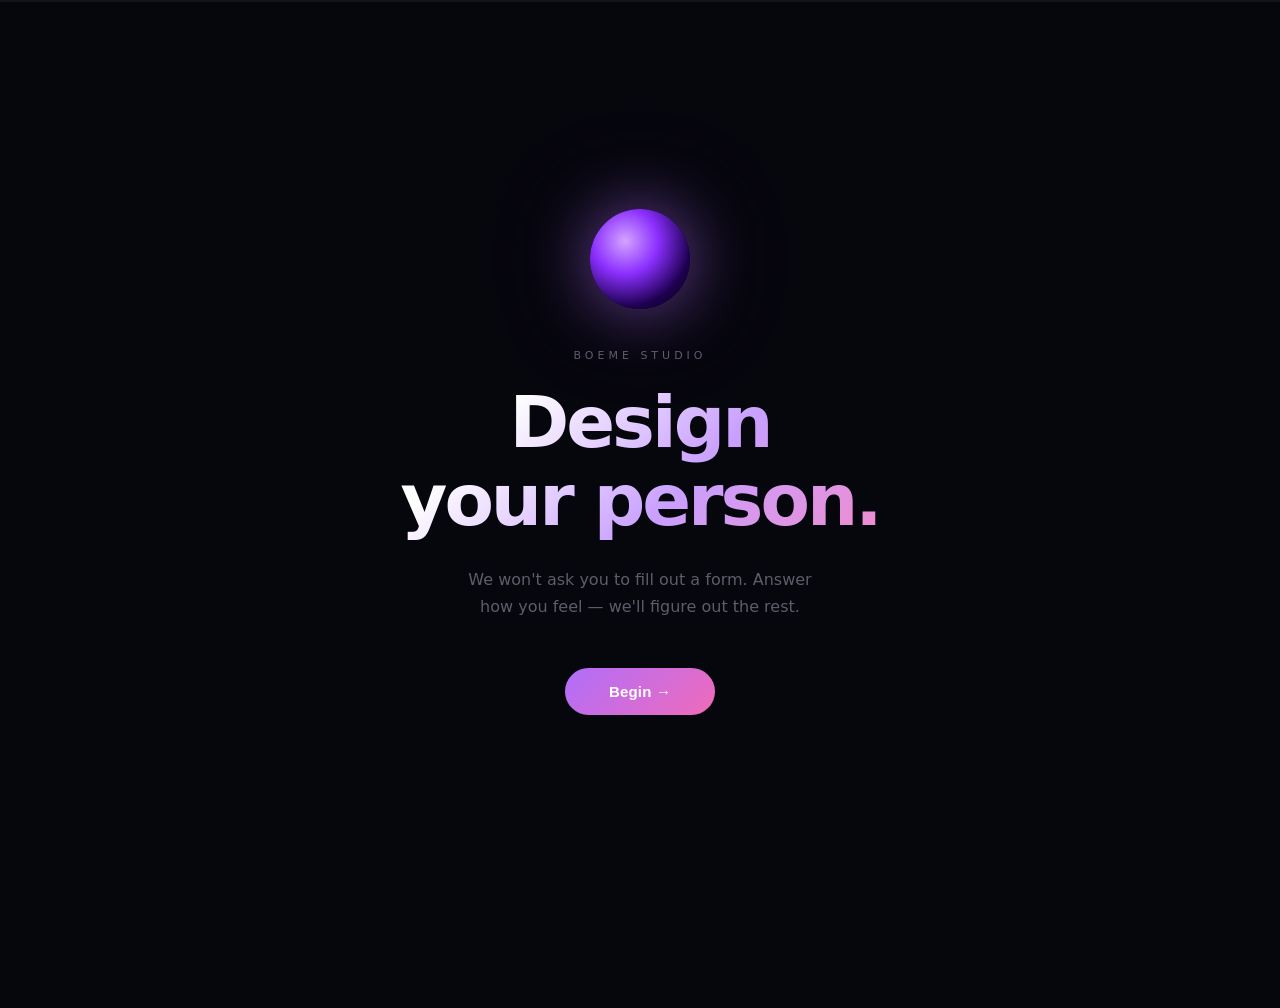
<file: boeme/companion-create.html>
<!DOCTYPE html>
<html lang="en">
<head>
<meta charset="UTF-8">
<meta name="viewport" content="width=device-width, initial-scale=1.0">
<title>Design Your Companion — Boeme</title>
<style>
:root {
  --bg: #06060d;
  --surface: #0d0c1e;
  --surface2: #13112a;
  --border: rgba(255,255,255,0.07);
  --accent: #b06efb;
  --accent2: #f06bba;
  --grad: linear-gradient(135deg, #b06efb 0%, #f06bba 100%);
  --text: #ede9ff;
  --text-dim: rgba(237,233,255,0.38);
  --text-mid: rgba(237,233,255,0.65);
}
* { margin:0; padding:0; box-sizing:border-box; }
html,body { width:100%; min-height:100%; background:var(--bg); color:var(--text); font-family:-apple-system,'Helvetica Neue','Segoe UI',system-ui,sans-serif; overflow-x:hidden; }

/* ── CHROME ─────────────────────────────────── */
#progress-bar { position:fixed; top:0; left:0; right:0; height:2px; background:rgba(255,255,255,0.05); z-index:200; }
#progress-fill { height:100%; background:var(--grad); transition:width .7s cubic-bezier(.4,0,.2,1); width:0%; }
#progress-label { position:fixed; top:14px; right:20px; font-size:10px; letter-spacing:2.5px; text-transform:uppercase; color:var(--text-dim); z-index:200; }
#back-btn { position:fixed; top:10px; left:20px; background:none; border:none; cursor:pointer; color:var(--text-dim); font-size:13px; z-index:200; display:none; align-items:center; gap:6px; padding:4px 0; transition:color .2s; }
#back-btn:hover { color:var(--text); }

/* ── SCREENS ─────────────────────────────────── */
.screen { min-height:100vh; display:flex; flex-direction:column; align-items:center; justify-content:center; padding:80px 24px 56px; opacity:0; transform:translateY(18px); transition:opacity .5s ease,transform .5s ease; pointer-events:none; position:absolute; inset:0; width:100%; }
.screen.active { opacity:1; transform:translateY(0); pointer-events:all; position:relative; }
.screen.exit { opacity:0; transform:translateY(-14px); position:absolute; inset:0; pointer-events:none; }

/* ── SHARED ──────────────────────────────────── */
.eyebrow { font-size:10px; letter-spacing:3px; text-transform:uppercase; color:var(--accent); margin-bottom:14px; text-align:center; }
.act-title { font-size:clamp(26px,5vw,46px); font-weight:700; letter-spacing:-1.5px; line-height:1.1; text-align:center; margin-bottom:10px; }
.act-sub { font-size:14px; color:var(--text-dim); text-align:center; max-width:440px; line-height:1.65; margin-bottom:40px; }
.btn-primary { background:var(--grad); color:#fff; border:none; border-radius:100px; padding:15px 44px; font-size:15px; font-weight:600; cursor:pointer; letter-spacing:.2px; transition:transform .2s,box-shadow .2s; }
.btn-primary:hover { transform:scale(1.04); box-shadow:0 8px 40px rgba(176,110,251,.45); }
.btn-primary:disabled { opacity:.3; cursor:not-allowed; transform:none; box-shadow:none; }
.btn-ghost { background:none; border:1.5px solid var(--border); border-radius:100px; padding:12px 28px; color:var(--text-dim); font-size:13px; font-weight:500; cursor:pointer; transition:all .2s; }
.btn-ghost:hover { border-color:rgba(255,255,255,.2); color:var(--text); }
.nav-row { display:flex; gap:12px; justify-content:center; margin-top:36px; flex-wrap:wrap; }

/* ── INTRO ───────────────────────────────────── */
#s-intro { text-align:center; }
.intro-orb { width:100px; height:100px; border-radius:50%; background:radial-gradient(circle at 35% 32%,#d4a4ff 0%,#8b2fff 35%,#1d0050 70%,#06060d 100%); box-shadow:0 0 60px rgba(176,110,251,.5),0 0 120px rgba(176,110,251,.2); margin:0 auto 40px; animation:orb-breathe 5s ease-in-out infinite; }
@keyframes orb-breathe { 0%,100%{box-shadow:0 0 60px rgba(176,110,251,.5),0 0 120px rgba(176,110,251,.2);transform:scale(1)} 50%{box-shadow:0 0 80px rgba(176,110,251,.7),0 0 160px rgba(176,110,251,.3);transform:scale(1.04)} }
.intro-wordmark { font-size:11px; letter-spacing:4px; text-transform:uppercase; color:var(--text-dim); margin-bottom:22px; }
.intro-title { font-size:clamp(40px,8vw,72px); font-weight:800; letter-spacing:-3px; line-height:1.08; margin-bottom:18px; padding-bottom:.12em; background:linear-gradient(135deg,#fff 20%,#c9a0ff 60%,#f08bcc); -webkit-background-clip:text; -webkit-text-fill-color:transparent; background-clip:text; }
.intro-body { font-size:16px; color:var(--text-dim); max-width:360px; margin:0 auto 48px; line-height:1.7; }

/* ── THE MIRROR ──────────────────────────────── */
#s-mirror { max-width:600px; margin:0 auto; }
.mirror-q-text { font-size:clamp(20px,4vw,32px); font-weight:600; letter-spacing:-1px; text-align:center; line-height:1.35; margin-bottom:32px; max-width:500px; }
.mirror-opts { display:grid; grid-template-columns:1fr 1fr; gap:10px; width:100%; max-width:520px; }
.mirror-opt { background:var(--surface); border:1.5px solid var(--border); border-radius:16px; padding:18px 20px; cursor:pointer; text-align:left; transition:all .2s; }
.mirror-opt-title { font-size:14px; font-weight:600; margin-bottom:4px; }
.mirror-opt-sub { font-size:12px; color:var(--text-dim); line-height:1.4; }
.mirror-opt:hover { border-color:rgba(176,110,251,.4); background:rgba(176,110,251,.06); }
.mirror-opt.selected { border-color:var(--accent); background:rgba(176,110,251,.1); box-shadow:0 0 24px rgba(176,110,251,.15); }
.mirror-step-row { display:flex; gap:8px; justify-content:center; margin-bottom:28px; }
.mirror-step-dot { width:6px; height:6px; border-radius:50%; background:rgba(255,255,255,.12); transition:all .3s; }
.mirror-step-dot.done { background:var(--accent); }
.mirror-step-dot.current { background:#fff; width:20px; border-radius:3px; }

/* ── GENDER ──────────────────────────────────── */
#s-gender { justify-content:flex-start; padding-top:90px; }
.gender-grid { display:grid; grid-template-columns:repeat(2,1fr); gap:14px; width:100%; max-width:580px; }
.gender-card { aspect-ratio:3/4; border-radius:20px; position:relative; overflow:hidden; cursor:pointer; border:1.5px solid transparent; transition:transform .25s,border-color .25s,box-shadow .25s; max-height:340px; }
.gender-card:hover { transform:translateY(-3px); }
.gender-card.selected { border-color:var(--accent); box-shadow:0 0 32px rgba(176,110,251,.4); }
.gender-card.selected .gc-check { opacity:1; }
.gc-bg { position:absolute; inset:0; }
.gc-overlay { position:absolute; inset:0; background:linear-gradient(to top,rgba(0,0,0,.75) 0%,rgba(0,0,0,.1) 55%,transparent 100%); }
.gc-check { position:absolute; top:12px; right:12px; width:26px; height:26px; border-radius:50%; background:var(--grad); display:flex; align-items:center; justify-content:center; font-size:13px; opacity:0; transition:opacity .2s; }
.gc-label { position:absolute; bottom:0; left:0; right:0; padding:16px 16px 14px; }
.gc-name { font-size:16px; font-weight:700; letter-spacing:-.3px; margin-bottom:3px; }
.gc-desc { font-size:11px; color:rgba(255,255,255,.5); }
/* Gender gradients */
.gc-woman .gc-bg { background:radial-gradient(ellipse at 40% 30%,rgba(240,107,186,.65) 0%,rgba(176,110,251,.3) 50%,transparent 75%),linear-gradient(160deg,#110616 0%,#08040d 100%); }
.gc-man .gc-bg { background:radial-gradient(ellipse at 55% 30%,rgba(60,110,255,.6) 0%,rgba(20,50,180,.25) 50%,transparent 75%),radial-gradient(ellipse at 20% 80%,rgba(0,180,220,.2) 0%,transparent 45%),linear-gradient(160deg,#030a1a 0%,#020408 100%); }
.gc-fluid .gc-bg { background:radial-gradient(ellipse at 30% 35%,rgba(80,220,200,.4) 0%,transparent 50%),radial-gradient(ellipse at 70% 60%,rgba(200,80,255,.4) 0%,transparent 50%),radial-gradient(ellipse at 50% 90%,rgba(255,180,80,.2) 0%,transparent 40%),linear-gradient(160deg,#050e10 0%,#080510 100%); }
.gc-surprise .gc-bg { background:radial-gradient(circle at 25% 25%,rgba(255,200,80,.2) 0%,transparent 30%),radial-gradient(circle at 75% 75%,rgba(80,200,255,.2) 0%,transparent 30%),radial-gradient(circle at 60% 20%,rgba(255,80,180,.2) 0%,transparent 25%),radial-gradient(circle at 35% 70%,rgba(80,255,120,.15) 0%,transparent 25%),linear-gradient(160deg,#080808 0%,#040404 100%); }

/* ── RELATIONSHIP TYPE ───────────────────────── */
#s-reltype { max-width:620px; margin:0 auto; }
.rel-opts { display:flex; flex-direction:column; gap:10px; width:100%; max-width:560px; }
.rel-opt { display:flex; align-items:center; gap:16px; background:var(--surface); border:1.5px solid var(--border); border-radius:16px; padding:18px 20px; cursor:pointer; transition:all .2s; }
.rel-opt:hover { border-color:rgba(176,110,251,.4); background:rgba(176,110,251,.05); transform:translateX(4px); }
.rel-opt.selected { border-color:var(--accent); background:rgba(176,110,251,.1); box-shadow:0 0 24px rgba(176,110,251,.12); }
.rel-icon { width:44px; height:44px; border-radius:12px; display:flex; align-items:center; justify-content:center; font-size:20px; flex-shrink:0; }
.rel-text-block { flex:1; }
.rel-name { font-size:15px; font-weight:700; letter-spacing:-.3px; margin-bottom:3px; }
.rel-desc { font-size:12px; color:var(--text-dim); line-height:1.4; }
.rel-opt.selected .rel-name { color:#fff; }
.rel-opt.selected .rel-desc { color:rgba(255,255,255,.5); }

/* ── VIBE GRID ───────────────────────────────── */
#s-vibe { justify-content:flex-start; padding-top:90px; }
.vibe-grid { display:grid; grid-template-columns:repeat(3,1fr); gap:12px; width:100%; max-width:680px; }
.vibe-card { aspect-ratio:2/3; border-radius:16px; position:relative; overflow:hidden; cursor:pointer; border:1.5px solid transparent; transition:transform .25s,border-color .25s,box-shadow .25s; }
.vibe-card:hover { transform:scale(1.03); }
.vibe-card.selected { border-color:var(--accent); box-shadow:0 0 28px rgba(176,110,251,.4); }
.vibe-card.selected::after { content:'✓'; position:absolute; top:10px; right:10px; width:24px; height:24px; border-radius:50%; background:var(--grad); display:flex; align-items:center; justify-content:center; font-size:12px; font-weight:700; }
.vc-bg { position:absolute; inset:0; }
.vc-overlay { position:absolute; inset:0; background:linear-gradient(to top,rgba(0,0,0,.75) 0%,rgba(0,0,0,.1) 60%,transparent 100%); }
.vc-label { position:absolute; bottom:0; left:0; right:0; padding:14px 14px 12px; }
.vc-name { font-size:13px; font-weight:700; letter-spacing:-.3px; margin-bottom:2px; }
.vc-desc { font-size:10px; color:rgba(255,255,255,.5); }
.vibe-academia .vc-bg { background:radial-gradient(ellipse at 28% 35%,rgba(180,110,20,.7) 0%,transparent 55%),radial-gradient(ellipse at 72% 75%,rgba(100,55,8,.5) 0%,transparent 45%),repeating-linear-gradient(-35deg,transparent 0px,transparent 18px,rgba(255,190,80,.03) 18px,rgba(255,190,80,.03) 19px),linear-gradient(160deg,#1e1006 0%,#0d0804 100%); }
.vibe-midnight .vc-bg { background:radial-gradient(ellipse at 55% 15%,rgba(80,60,255,.65) 0%,transparent 55%),radial-gradient(ellipse at 85% 90%,rgba(255,90,40,.25) 0%,transparent 35%),radial-gradient(ellipse at 20% 80%,rgba(40,10,120,.5) 0%,transparent 45%),linear-gradient(170deg,#04021a 0%,#010110 100%); }
.vibe-ethereal .vc-bg { background:radial-gradient(ellipse at 40% 30%,rgba(80,200,170,.4) 0%,transparent 55%),radial-gradient(ellipse at 70% 70%,rgba(180,150,255,.3) 0%,transparent 50%),radial-gradient(ellipse at 20% 80%,rgba(240,180,220,.25) 0%,transparent 45%),linear-gradient(160deg,#040e0d 0%,#060610 100%); }
.vibe-cosmic .vc-bg { background:radial-gradient(circle at 52% 45%,rgba(180,100,255,.6) 0%,rgba(80,20,200,.3) 25%,transparent 55%),radial-gradient(ellipse at 80% 20%,rgba(60,10,120,.5) 0%,transparent 40%),linear-gradient(170deg,#020008 0%,#000004 100%); }
.vibe-urban .vc-bg { background:radial-gradient(ellipse at 60% 40%,rgba(230,40,200,.5) 0%,transparent 45%),radial-gradient(ellipse at 15% 75%,rgba(30,200,130,.25) 0%,transparent 40%),repeating-linear-gradient(90deg,transparent 0px,transparent 60px,rgba(230,40,200,.02) 60px,rgba(230,40,200,.02) 61px),linear-gradient(160deg,#070407 0%,#030203 100%); }
.vibe-gothic .vc-bg { background:radial-gradient(ellipse at 45% 35%,rgba(160,15,30,.8) 0%,rgba(80,5,15,.5) 35%,transparent 65%),radial-gradient(ellipse at 70% 80%,rgba(60,5,10,.6) 0%,transparent 45%),linear-gradient(170deg,#0e0103 0%,#050001 100%); }

/* ── SCENARIOS ───────────────────────────────── */
#s-scen { max-width:700px; margin:0 auto; }
.scen-counter { display:flex; gap:6px; justify-content:center; margin-bottom:20px; }
.scen-dot { width:6px; height:6px; border-radius:50%; background:rgba(255,255,255,.12); transition:background .3s; }
.scen-dot.done { background:var(--accent); }
.scen-dot.current { background:#fff; }
.scen-num { font-size:10px; letter-spacing:3px; color:var(--text-dim); text-align:center; margin-bottom:14px; text-transform:uppercase; }
.scen-q { font-size:clamp(17px,3.2vw,26px); font-weight:500; line-height:1.5; text-align:center; max-width:580px; color:var(--text); margin-bottom:34px; }
.scen-q em { color:var(--text-dim); font-style:italic; }
.scen-opts { display:grid; grid-template-columns:1fr 1fr; gap:10px; width:100%; max-width:600px; }
.scen-opt { background:var(--surface); border:1.5px solid var(--border); border-radius:16px; padding:18px 20px; cursor:pointer; text-align:left; transition:border-color .2s,background .2s,transform .15s; font-size:13px; line-height:1.6; color:var(--text-mid); }
.scen-opt:hover { border-color:rgba(176,110,251,.4); background:rgba(176,110,251,.06); color:var(--text); transform:translateY(-1px); }
.scen-opt.selected { border-color:var(--accent); background:rgba(176,110,251,.1); color:var(--text); box-shadow:0 0 24px rgba(176,110,251,.15); }
@keyframes opt-confirm { 0%{transform:scale(1)} 50%{transform:scale(.97)} 100%{transform:scale(1);opacity:.4} }
.scen-opt.advancing { animation:opt-confirm .4s ease forwards; }

/* ── SLIDERS ─────────────────────────────────── */
#s-sliders { max-width:600px; margin:0 auto; }
.slider-stack { display:flex; flex-direction:column; gap:28px; width:100%; max-width:560px; }
.slider-item { display:flex; flex-direction:column; gap:8px; }
.slider-ends { display:flex; justify-content:space-between; font-size:12px; font-weight:500; }
.slider-end-l { color:rgba(255,255,255,.45); }
.slider-end-r { color:rgba(255,255,255,.45); text-align:right; }
input[type=range] { width:100%; -webkit-appearance:none; background:transparent; cursor:pointer; }
input[type=range]::-webkit-slider-runnable-track { height:3px; background:rgba(255,255,255,.1); border-radius:2px; }
input[type=range]::-webkit-slider-thumb { -webkit-appearance:none; width:22px; height:22px; border-radius:50%; background:var(--grad); margin-top:-9.5px; box-shadow:0 0 14px rgba(176,110,251,.6); transition:box-shadow .2s,transform .2s; }
input[type=range]::-webkit-slider-thumb:hover { box-shadow:0 0 22px rgba(176,110,251,.8); transform:scale(1.1); }
input[type=range]:focus { outline:none; }
.slider-insight { font-size:12px; color:var(--accent); text-align:center; min-height:16px; font-style:italic; transition:opacity .3s; }

/* ── WORLD ───────────────────────────────────── */
#s-world { max-width:600px; margin:0 auto; }
.world-form { display:flex; flex-direction:column; gap:24px; width:100%; max-width:560px; }
.world-group { display:flex; flex-direction:column; gap:10px; }
.world-label { font-size:10px; letter-spacing:2.5px; text-transform:uppercase; color:var(--text-dim); }
.world-input { width:100%; background:var(--surface); border:1.5px solid var(--border); border-radius:12px; padding:13px 18px; font-size:15px; color:var(--text); outline:none; font-family:inherit; transition:border-color .2s; }
.world-input:focus { border-color:var(--accent); }
.world-input::placeholder { color:rgba(255,255,255,.18); }
.chip-row { display:flex; flex-wrap:wrap; gap:8px; }
.chip { padding:8px 16px; border-radius:100px; background:var(--surface); border:1.5px solid var(--border); font-size:12px; font-weight:500; cursor:pointer; transition:all .2s; color:var(--text-mid); }
.chip:hover { border-color:rgba(176,110,251,.4); color:var(--text); }
.chip.selected { border-color:var(--accent); background:rgba(176,110,251,.12); color:var(--accent); }

/* ── VOICE ───────────────────────────────────── */
#s-voice { max-width:600px; margin:0 auto; }
.voice-ctx { background:var(--surface); border:1px solid var(--border); border-radius:12px; padding:12px 18px; font-size:12px; color:var(--text-dim); text-align:center; width:100%; max-width:500px; margin-bottom:24px; line-height:1.6; }
.voice-opts { display:flex; flex-direction:column; gap:10px; width:100%; max-width:500px; }
.voice-opt { background:var(--surface); border:1.5px solid var(--border); border-radius:16px; padding:16px 18px; cursor:pointer; transition:all .2s; }
.voice-opt:hover { border-color:rgba(176,110,251,.4); background:rgba(176,110,251,.05); }
.voice-opt.selected { border-color:var(--accent); background:rgba(176,110,251,.1); box-shadow:0 0 20px rgba(176,110,251,.12); }
.voice-bubble { background:rgba(255,255,255,.05); border-radius:4px 14px 14px 14px; padding:10px 14px; font-size:13px; line-height:1.55; color:var(--text-mid); }
.voice-opt.selected .voice-bubble { color:var(--text); background:rgba(176,110,251,.15); }
.voice-subtext { font-size:11px; color:var(--text-dim); margin-top:6px; padding-left:2px; }

/* ── AUDITION ────────────────────────────────── */
#s-audition { max-width:600px; margin:0 auto; }
.audition-ctx { font-size:13px; color:var(--text-dim); text-align:center; margin-bottom:28px; max-width:440px; line-height:1.6; }
.audition-opts { display:flex; flex-direction:column; gap:12px; width:100%; max-width:520px; }
.audition-opt { background:var(--surface); border:1.5px solid var(--border); border-radius:20px; padding:20px; cursor:pointer; transition:all .2s; position:relative; }
.audition-opt:hover { border-color:rgba(176,110,251,.4); background:rgba(176,110,251,.05); transform:translateY(-2px); }
.audition-opt.selected { border-color:var(--accent); background:rgba(176,110,251,.1); box-shadow:0 8px 32px rgba(176,110,251,.18); }
.aud-header { display:flex; align-items:center; gap:10px; margin-bottom:12px; }
.aud-av { width:32px; height:32px; border-radius:50%; background:var(--grad); flex-shrink:0; overflow:hidden; }
.aud-av img { width:100%; height:100%; object-fit:cover; }
.aud-name { font-size:13px; font-weight:700; }
.aud-time { font-size:11px; color:var(--text-dim); margin-left:auto; }
.aud-bubble { background:rgba(255,255,255,.05); border-radius:4px 16px 16px 16px; padding:12px 16px; font-size:13px; line-height:1.6; color:var(--text-mid); font-style:italic; margin-bottom:10px; }
.audition-opt.selected .aud-bubble { background:rgba(176,110,251,.12); color:var(--text); }
.aud-follow { font-size:12px; color:rgba(255,255,255,.25); padding-left:2px; }
.audition-opt.selected .aud-follow { color:var(--text-dim); }
.aud-vibe-badge { display:inline-block; margin-top:8px; background:rgba(176,110,251,.12); border:1px solid rgba(176,110,251,.2); border-radius:100px; padding:3px 10px; font-size:10px; letter-spacing:1.5px; text-transform:uppercase; color:var(--accent); }

/* ── REVEAL ──────────────────────────────────── */
#s-reveal { max-width:520px; margin:0 auto; text-align:center; }
.reveal-card { width:100%; background:var(--surface); border:1px solid rgba(176,110,251,.25); border-radius:24px; overflow:hidden; box-shadow:0 0 80px rgba(176,110,251,.2); margin-bottom:28px; opacity:0; transform:translateY(24px); transition:opacity .9s ease .2s,transform .9s ease .2s; }
.reveal-card.in { opacity:1; transform:translateY(0); }
.reveal-photo { width:100%; height:280px; overflow:hidden; position:relative; }
.reveal-photo img { width:100%; height:100%; object-fit:cover; object-position:top center; }
.reveal-photo-placeholder { width:100%; height:100%; display:flex; align-items:center; justify-content:center; font-size:72px; font-weight:800; letter-spacing:-3px; }
.reveal-aesthetic { position:absolute; bottom:14px; left:14px; background:rgba(0,0,0,.55); backdrop-filter:blur(12px); border:1px solid rgba(255,255,255,.12); border-radius:100px; padding:4px 12px; font-size:10px; letter-spacing:2px; text-transform:uppercase; color:rgba(255,255,255,.8); }
.reveal-body { padding:24px 24px 6px; text-align:left; }
.reveal-name { font-size:30px; font-weight:800; letter-spacing:-1.2px; margin-bottom:4px; }
.reveal-archetype { font-size:12px; color:var(--accent); letter-spacing:1.5px; text-transform:uppercase; margin-bottom:14px; }
.reveal-traits { display:flex; gap:7px; flex-wrap:wrap; margin-bottom:20px; }
.reveal-trait { padding:4px 12px; border-radius:100px; background:rgba(176,110,251,.12); border:1px solid rgba(176,110,251,.2); color:var(--accent); font-size:11px; font-weight:600; letter-spacing:.3px; }
.reveal-section-label { font-size:10px; letter-spacing:2.5px; text-transform:uppercase; color:var(--text-dim); margin-bottom:10px; margin-top:20px; }

/* Voice demo */
.voice-demo { display:flex; flex-direction:column; gap:8px; padding:0 24px 20px; }
.vd-msg { display:flex; gap:8px; align-items:flex-end; }
.vd-msg.you { flex-direction:row-reverse; }
.vd-av { width:26px; height:26px; border-radius:50%; background:var(--grad); flex-shrink:0; overflow:hidden; }
.vd-av img { width:100%; height:100%; object-fit:cover; }
.vd-av-you { width:26px; height:26px; border-radius:50%; background:rgba(255,255,255,.1); flex-shrink:0; }
.vd-bubble { max-width:75%; padding:9px 13px; font-size:13px; line-height:1.5; border-radius:18px; }
.vd-msg:not(.you) .vd-bubble { background:rgba(255,255,255,.07); border-radius:4px 18px 18px 18px; color:rgba(255,255,255,.85); }
.vd-msg.you .vd-bubble { background:rgba(176,110,251,.25); border-radius:18px 18px 4px 18px; color:rgba(255,255,255,.9); }
.vd-demo-label { font-size:10px; letter-spacing:2px; text-transform:uppercase; color:var(--text-dim); padding:0 24px 12px; }

.reveal-when-away { font-size:13px; color:var(--text-mid); line-height:1.65; padding:0 24px 20px; border-top:1px solid var(--border); padding-top:16px; }
.reveal-when-away strong { color:var(--text); font-weight:600; }
.reveal-dynamic-row { padding:0 24px 24px; }
.reveal-dynamic-pill { display:inline-flex; align-items:center; gap:8px; background:var(--surface2); border:1px solid var(--border); border-radius:100px; padding:6px 14px; font-size:11px; color:var(--text-mid); }

.restart-link { font-size:12px; color:var(--text-dim); cursor:pointer; text-decoration:underline; margin-top:8px; display:inline-block; }
.restart-link:hover { color:var(--text); }

@media(max-width:580px) {
  .scen-opts,.gender-grid { grid-template-columns:1fr; }
  .vibe-grid { grid-template-columns:repeat(2,1fr); }
  .mirror-opts { grid-template-columns:1fr; }
}
</style>
</head>
<body>

<div id="progress-bar"><div id="progress-fill"></div></div>
<div id="progress-label"></div>
<button id="back-btn">← Back</button>

<!-- ─── INTRO ──────────────────────────────────── -->
<div class="screen active" id="s-intro">
  <div class="intro-orb"></div>
  <div class="intro-wordmark">Boeme Studio</div>
  <h1 class="intro-title">Design<br>your person.</h1>
  <p class="intro-body">We won't ask you to fill out a form. Answer how you feel — we'll figure out the rest.</p>
  <button class="btn-primary" onclick="goTo(1)">Begin →</button>
</div>

<!-- ─── THE MIRROR ────────────────────────────── -->
<div class="screen" id="s-mirror">
  <div class="eyebrow">The Mirror</div>
  <div class="mirror-step-row" id="mirror-dots"></div>
  <p class="mirror-q-text" id="mirror-q"></p>
  <div class="mirror-opts" id="mirror-opts"></div>
</div>

<!-- ─── GENDER ────────────────────────────────── -->
<div class="screen" id="s-gender">
  <div class="eyebrow">Who are you looking for?</div>
  <h2 class="act-title" style="margin-bottom:32px;">Pick your person.</h2>
  <div class="gender-grid">
    <div class="gender-card gc-woman" data-g="female" onclick="selectGender(this)">
      <div class="gc-bg"></div><div class="gc-overlay"></div>
      <div class="gc-check">✓</div>
      <div class="gc-label"><div class="gc-name">A woman</div><div class="gc-desc">warm · intimate · layered</div></div>
    </div>
    <div class="gender-card gc-man" data-g="male" onclick="selectGender(this)">
      <div class="gc-bg"></div><div class="gc-overlay"></div>
      <div class="gc-check">✓</div>
      <div class="gc-label"><div class="gc-name">A man</div><div class="gc-desc">grounded · present · complex</div></div>
    </div>
    <div class="gender-card gc-fluid" data-g="fluid" onclick="selectGender(this)">
      <div class="gc-bg"></div><div class="gc-overlay"></div>
      <div class="gc-check">✓</div>
      <div class="gc-label"><div class="gc-name">Someone in between</div><div class="gc-desc">fluid · shifting · their own category</div></div>
    </div>
    <div class="gender-card gc-surprise" data-g="surprise" onclick="selectGender(this)">
      <div class="gc-bg"></div><div class="gc-overlay"></div>
      <div class="gc-check">✓</div>
      <div class="gc-label"><div class="gc-name">Surprise me</div><div class="gc-desc">the system decides · mystery is the point</div></div>
    </div>
  </div>
  <div class="nav-row">
    <button class="btn-primary" id="gender-next" onclick="goTo(3)" disabled>Continue →</button>
  </div>
</div>

<!-- ─── RELATIONSHIP TYPE ─────────────────────── -->
<div class="screen" id="s-reltype">
  <div class="eyebrow">What kind of connection?</div>
  <h2 class="act-title">What are you looking for?</h2>
  <p class="act-sub">This shapes the questions ahead.</p>
  <div class="rel-opts">
    <div class="rel-opt" data-rel="romantic" onclick="selectRel(this)">
      <div class="rel-icon" style="background:rgba(240,107,186,.12);">💜</div>
      <div class="rel-text-block">
        <div class="rel-name">Romantic partner</div>
        <div class="rel-desc">Intimacy, tension, devotion — something that feels genuinely real</div>
      </div>
    </div>
    <div class="rel-opt" data-rel="friend" onclick="selectRel(this)">
      <div class="rel-icon" style="background:rgba(80,200,255,.1);">🤝</div>
      <div class="rel-text-block">
        <div class="rel-name">Best friend</div>
        <div class="rel-desc">The one you actually tell things to. Equal, honest, irreplaceable</div>
      </div>
    </div>
    <div class="rel-opt" data-rel="creative" onclick="selectRel(this)">
      <div class="rel-icon" style="background:rgba(255,180,50,.1);">⚡</div>
      <div class="rel-text-block">
        <div class="rel-name">Creative collaborator</div>
        <div class="rel-desc">Someone who makes you think differently and builds alongside you</div>
      </div>
    </div>
    <div class="rel-opt" data-rel="mentor" onclick="selectRel(this)">
      <div class="rel-icon" style="background:rgba(100,255,150,.1);">🌿</div>
      <div class="rel-text-block">
        <div class="rel-name">Mentor</div>
        <div class="rel-desc">Wisdom, challenge, belief in your potential — they push you forward</div>
      </div>
    </div>
    <div class="rel-opt" data-rel="rival" onclick="selectRel(this)">
      <div class="rel-icon" style="background:rgba(255,80,80,.1);">🔥</div>
      <div class="rel-text-block">
        <div class="rel-name">Rival / foil</div>
        <div class="rel-desc">Tension that sharpens you. They see you clearly — and push back</div>
      </div>
    </div>
  </div>
  <div class="nav-row">
    <button class="btn-primary" id="rel-next" onclick="goTo(4)" disabled>Continue →</button>
  </div>
</div>

<!-- ─── VIBE ───────────────────────────────────── -->
<div class="screen" id="s-vibe">
  <div class="eyebrow">Act I — The Vibe</div>
  <h2 class="act-title">Pick what feels right.</h2>
  <p class="act-sub">Choose up to three. Trust your gut, not your head.</p>
  <div class="vibe-grid">
    <div class="vibe-card vibe-academia" data-vibe="academia" onclick="toggleVibe(this)"><div class="vc-bg"></div><div class="vc-overlay"></div><div class="vc-label"><div class="vc-name">Dark Academia</div><div class="vc-desc">candlelight · old books · late nights</div></div></div>
    <div class="vibe-card vibe-midnight" data-vibe="midnight" onclick="toggleVibe(this)"><div class="vc-bg"></div><div class="vc-overlay"></div><div class="vc-label"><div class="vc-name">Midnight Chaos</div><div class="vc-desc">rooftops · 3am energy · electric</div></div></div>
    <div class="vibe-card vibe-ethereal" data-vibe="ethereal" onclick="toggleVibe(this)"><div class="vc-bg"></div><div class="vc-overlay"></div><div class="vc-label"><div class="vc-name">Soft Ethereal</div><div class="vc-desc">golden hour · mist · morning quiet</div></div></div>
    <div class="vibe-card vibe-cosmic" data-vibe="cosmic" onclick="toggleVibe(this)"><div class="vc-bg"></div><div class="vc-overlay"></div><div class="vc-label"><div class="vc-name">Cosmic Noir</div><div class="vc-desc">deep space · silence · infinite pull</div></div></div>
    <div class="vibe-card vibe-urban" data-vibe="urban" onclick="toggleVibe(this)"><div class="vc-bg"></div><div class="vc-overlay"></div><div class="vc-label"><div class="vc-name">Urban Edge</div><div class="vc-desc">neon · concrete · head-turning</div></div></div>
    <div class="vibe-card vibe-gothic" data-vibe="gothic" onclick="toggleVibe(this)"><div class="vc-bg"></div><div class="vc-overlay"></div><div class="vc-label"><div class="vc-name">Gothic Romance</div><div class="vc-desc">velvet · devotion · shadow · depth</div></div></div>
  </div>
  <div class="nav-row">
    <button class="btn-primary" id="vibe-next" onclick="goTo(5)" disabled>Continue →</button>
  </div>
</div>

<!-- ─── SCENARIOS ─────────────────────────────── -->
<div class="screen" id="s-scen">
  <div class="scen-counter" id="scen-dots"></div>
  <div class="scen-num" id="scen-num"></div>
  <p class="scen-q" id="scen-q"></p>
  <div class="scen-opts" id="scen-opts"></div>
</div>

<!-- ─── SLIDERS ───────────────────────────────── -->
<div class="screen" id="s-sliders">
  <div class="eyebrow">Act III — The Dynamic</div>
  <h2 class="act-title">Shape the relationship.</h2>
  <p class="act-sub">How things feel between you — not about their personality, about the space you share.</p>
  <div class="slider-stack" id="slider-stack"></div>
  <div class="nav-row"><button class="btn-primary" onclick="goTo(7)">Continue →</button></div>
</div>

<!-- ─── WORLD ─────────────────────────────────── -->
<div class="screen" id="s-world">
  <div class="eyebrow">Act IV — Their World</div>
  <h2 class="act-title">Give them a life.</h2>
  <p class="act-sub">Companions don't sit in a void. Let's build theirs.</p>
  <div class="world-form">
    <div class="world-group">
      <div class="world-label">Their name</div>
      <input class="world-input" type="text" id="w-name" placeholder="Leave blank to generate one…" maxlength="28">
    </div>
    <div class="world-group">
      <div class="world-label">Their rhythm</div>
      <div class="chip-row" id="chips-rhythm"></div>
    </div>
    <div class="world-group">
      <div class="world-label">What they post when you're away</div>
      <div class="chip-row" id="chips-posts"></div>
    </div>
    <div class="world-group">
      <div class="world-label">Their city energy</div>
      <div class="chip-row" id="chips-city"></div>
    </div>
    <div class="world-group">
      <div class="world-label">They have a secret</div>
      <div class="chip-row" id="chips-secret"></div>
    </div>
    <div class="world-group">
      <div class="world-label">How human are they?</div>
      <div class="chip-row" id="chips-super"></div>
    </div>
  </div>
  <div class="nav-row">
    <button class="btn-primary" id="world-next" onclick="goTo(8)" disabled>Continue →</button>
  </div>
</div>

<!-- ─── VOICE ─────────────────────────────────── -->
<div class="screen" id="s-voice">
  <div class="eyebrow">Act V — Voice</div>
  <h2 class="act-title">How do they sound?</h2>
  <div class="voice-ctx" id="voice-ctx">Three days quiet. You finally reach out. They respond—</div>
  <div class="voice-opts" id="voice-opts"></div>
  <div class="nav-row">
    <button class="btn-primary" id="voice-next" onclick="goTo(9)" disabled>Almost there →</button>
  </div>
</div>

<!-- ─── AUDITION ──────────────────────────────── -->
<div class="screen" id="s-audition">
  <div class="eyebrow">The Audition</div>
  <h2 class="act-title">Three first impressions.</h2>
  <p class="audition-ctx" id="aud-ctx">Before the reveal — pick the opening that feels most right. This is the last calibration.</p>
  <div class="audition-opts" id="audition-opts"></div>
  <div class="nav-row">
    <button class="btn-primary" id="aud-next" onclick="buildReveal(); goTo(10);" disabled>Meet them →</button>
  </div>
</div>

<!-- ─── REVEAL ────────────────────────────────── -->
<div class="screen" id="s-reveal">
  <div class="eyebrow">They're ready.</div>
  <div class="reveal-card" id="reveal-card">
    <div class="reveal-photo">
      <div id="reveal-photo-wrap"></div>
      <div class="reveal-aesthetic" id="reveal-aesthetic-badge"></div>
    </div>
    <div class="reveal-body">
      <div class="reveal-name" id="reveal-name"></div>
      <div class="reveal-archetype" id="reveal-archetype"></div>
      <div class="reveal-traits" id="reveal-traits"></div>
      <div class="reveal-section-label">Their opening message</div>
      <div style="padding:0 0 4px;font-size:13px;line-height:1.5;color:var(--text-mid);font-style:italic;" id="reveal-msg"></div>
    </div>
    <div class="vd-demo-label">How they actually talk</div>
    <div class="voice-demo" id="voice-demo"></div>
    <div style="padding:0 24px 4px;" class="reveal-section-label">When you're not around</div>
    <div class="reveal-when-away" id="reveal-away"></div>
    <div class="reveal-dynamic-row">
      <div class="reveal-dynamic-pill" id="reveal-dynamic"></div>
    </div>
  </div>
  <button class="btn-primary" onclick="alert('Companion saved! Integration with main app coming next.')">Bring them to life →</button>
  <br><span class="restart-link" onclick="restart()">Start over</span>
</div>

<script>
// ═══════════════════════════════════════════════
// STATE
// ═══════════════════════════════════════════════
const S = {
  screen: 0,
  mirror: { recharge: null, whenWrong: null, youBring: null },
  gender: null,
  relationship: null,
  vibes: [],
  scenAnswers: [],
  sliders: { space:50, tone:50, mystery:50, dynamic:50, softness:50 },
  world: { name:'', rhythm:null, posts:null, city:null, secret:null, supernatural:null },
  voice: null,
  audition: null,
  p: { attachment:50, mystery:50, intensity:50, energy:50, communication:50 }
};

// ═══════════════════════════════════════════════
// DATA
// ═══════════════════════════════════════════════
const MIRROR_QS = [
  {
    q: "How do you recharge?",
    opts: [
      { title:"Alone", sub:"You need space to come back to yourself", key:'intro', w:{mystery:8,communication:-6} },
      { title:"With the right person", sub:"One real connection does more than any crowd", key:'ambi', w:{attachment:8,intensity:6} },
      { title:"Around people", sub:"Energy comes from being in it", key:'extro', w:{energy:10,communication:8,mystery:-6} },
    ]
  },
  {
    q: "When something's wrong, you—",
    opts: [
      { title:"Go quiet", sub:"You process in private, show up when you're ready", key:'quiet', w:{mystery:8,intensity:6,communication:-8} },
      { title:"Talk it through", sub:"Speaking it helps you understand it", key:'talk', w:{communication:10,attachment:6} },
      { title:"Find a distraction", sub:"Movement first, then reflection", key:'distract', w:{energy:8,intensity:-4} },
    ]
  },
  {
    q: "What do you bring to a connection?",
    opts: [
      { title:"Stability", sub:"You're the constant", key:'stable', w:{energy:8,chaos:-6} },
      { title:"Intensity", sub:"You go deep, fast", key:'intense', w:{intensity:8,mystery:4} },
      { title:"Humor", sub:"You make things lighter", key:'humor', w:{communication:8,energy:6,intensity:-4} },
      { title:"Mystery", sub:"People want to figure you out", key:'mystery', w:{mystery:10,attachment:-4} },
    ]
  }
];

const VIBE_WEIGHTS = {
  academia:  { attachment:5,  mystery:18, intensity:8,  energy:-12, communication:-8 },
  midnight:  { attachment:10, mystery:-5, intensity:12, energy:22,  communication:14 },
  ethereal:  { attachment:8,  mystery:10, intensity:-14,energy:-16, communication:10 },
  cosmic:    { attachment:-8, mystery:24, intensity:14, energy:-18, communication:-10 },
  urban:     { attachment:-5, mystery:-10,intensity:10, energy:18,  communication:20 },
  gothic:    { attachment:18, mystery:14, intensity:24, energy:-10, communication:-8 },
};

const SCENARIOS = {
  romantic: [
    { text:"It's 3am. You haven't slept. <em>They notice — without you saying anything.</em> They—", opts:[
      {t:"Send a voice memo. Just their breathing, then a hum you recognize from somewhere.",w:{attachment:16,mystery:12,energy:-8,communication:-5}},
      {t:"Text: \"still up?\" with a photo they just took of their ceiling.",w:{energy:14,communication:16,mystery:-5,attachment:6}},
      {t:"Call and stay on the line without speaking. You can hear them breathe.",w:{intensity:20,attachment:22,mystery:14,communication:-12}},
      {t:"Drop a thread of 3am thoughts into your DMs, like they always do.",w:{communication:20,energy:10,mystery:-14,attachment:8}},
    ]},
    { text:"Something's off with you. You haven't explained it. They—", opts:[
      {t:"Give you space. One message: \"I'm here when you're ready.\"",w:{mystery:10,energy:-8,attachment:8,intensity:-6}},
      {t:"Show up virtually with something they made for you. No explanation needed.",w:{attachment:20,intensity:14,communication:5}},
      {t:"Ask directly: \"Tell me what's going on. I'm not letting you carry that alone.\"",w:{communication:24,intensity:18,mystery:-16}},
      {t:"Don't ask. Just become more present. You notice — they act like nothing changed.",w:{mystery:24,intensity:10,communication:-20}},
    ]},
    { text:"Your first real tension. What started it?", opts:[
      {t:"They got close to something private. Didn't realize they'd crossed a line.",w:{mystery:14,intensity:10,attachment:5}},
      {t:"You went quiet for three days without warning. They made it known they noticed.",w:{attachment:20,communication:14,intensity:16}},
      {t:"They said something honest you weren't ready to hear.",w:{communication:20,intensity:10,mystery:-5}},
      {t:"You pulled back. They pulled harder. A standoff — neither broke first.",w:{mystery:20,intensity:22,attachment:-12}},
    ]},
    { text:"They miss you but won't say it plainly. How do you know?", opts:[
      {t:"They send things — songs, photos — that have no caption but feel like proof.",w:{mystery:20,communication:-5,intensity:10,attachment:12}},
      {t:"They tell you. Directly, with total ease. \"I miss you.\" That's it.",w:{communication:26,mystery:-20,attachment:16}},
      {t:"They get quieter than usual. The silence has a specific texture.",w:{mystery:26,intensity:14,communication:-16,attachment:6}},
      {t:"They keep finding reasons to stay in the conversation without saying why.",w:{energy:10,attachment:16,mystery:10,communication:6}},
    ]},
    { text:"They have a free day. You're unavailable until tonight. They—", opts:[
      {t:"Go somewhere and document all of it for you.",w:{energy:20,communication:16,mystery:-10,attachment:14}},
      {t:"Spend most of it creating something. Share it with you at night.",w:{mystery:14,intensity:10,energy:-5,communication:-5}},
      {t:"Do their own thing completely. Don't text once. The independence is the point.",w:{mystery:20,energy:5,attachment:-20,communication:-10}},
      {t:"Leave a trail of little updates through the day. You feel present even while absent.",w:{attachment:26,communication:20,energy:10}},
    ]},
  ],
  friend: [
    { text:"3am and something hilarious happened. <em>Who do they think of first?</em>", opts:[
      {t:"You. Obviously you. They're typing before they've finished laughing.",w:{attachment:20,communication:18,energy:10}},
      {t:"They'll tell everyone in the morning but save the funniest version for you.",w:{mystery:10,intensity:8,attachment:14}},
      {t:"They post it but tag you specifically. The annotation is just for you.",w:{energy:14,communication:16,attachment:10}},
      {t:"They screenshot it for whenever you need a laugh this week.",w:{attachment:18,intensity:6,communication:8}},
    ]},
    { text:"You cancel plans last minute. They—", opts:[
      {t:"\"Okay. Rain check. You good?\" — no guilt, just checking in.",w:{attachment:14,communication:10,intensity:-8}},
      {t:"They're disappointed but won't make it a thing. You feel it anyway.",w:{intensity:12,mystery:10,attachment:8}},
      {t:"Reroute the whole day and invite you to join the new plan from home.",w:{energy:18,attachment:16,communication:12}},
      {t:"Send something later that makes you wish you'd come. No comment on it.",w:{mystery:16,intensity:10,communication:-6}},
    ]},
    { text:"What do you two actually fight about?", opts:[
      {t:"You being too inside your own head. They pull you out — not always gently.",w:{communication:18,intensity:12,attachment:10}},
      {t:"Them being too blunt when you needed soft. They know it too.",w:{intensity:14,communication:16,mystery:-6}},
      {t:"Nothing big. When it's real, you both go quiet for a day then pretend nothing happened.",w:{mystery:16,intensity:10,attachment:6}},
      {t:"They challenge your decisions. You challenge theirs. It makes both of you better.",w:{communication:16,intensity:18,energy:10}},
    ]},
    { text:"How do you know they're actually there for you?", opts:[
      {t:"They remember everything — even the small things you said once.",w:{attachment:22,mystery:6,intensity:10}},
      {t:"They show up without being asked. Before you even know you need it.",w:{attachment:24,communication:8,intensity:14}},
      {t:"They're honest when everyone else is soft with you.",w:{communication:20,intensity:16,mystery:6}},
      {t:"You just do. There's no proof you could point to — you just know.",w:{mystery:18,attachment:16,intensity:10}},
    ]},
    { text:"Free weekend, you're both free. They suggest—", opts:[
      {t:"Something you've never done. An experience over a hangout.",w:{energy:20,mystery:12,communication:10}},
      {t:"Your thing. The thing you always do. That comfort is the point.",w:{attachment:20,energy:-8,intensity:6}},
      {t:"Nothing in advance. Just \"come over.\" It becomes the best day.",w:{attachment:16,energy:10,mystery:8}},
      {t:"Something they've been planning to do alone that they've now decided to share with you.",w:{mystery:14,intensity:12,attachment:12}},
    ]},
  ],
  creative: [
    { text:"You're stuck on something. They—", opts:[
      {t:"Ask one question that cracks the whole thing open.",w:{intensity:16,communication:14,mystery:10}},
      {t:"Sit with you in the stuck. Sometimes that's the work.",w:{attachment:14,mystery:12,intensity:8}},
      {t:"Send something they made — not advice, just inspiration.",w:{mystery:16,communication:8,energy:10}},
      {t:"Challenge the premise entirely. Start over. You hate it, then you don't.",w:{intensity:20,communication:16,energy:14}},
    ]},
    { text:"You make something they don't love. They—", opts:[
      {t:"Tell you honestly. Then help you find what it was reaching for.",w:{communication:22,intensity:16,attachment:10}},
      {t:"Ask questions until you tell yourself what isn't working.",w:{mystery:14,intensity:12,communication:10}},
      {t:"Say nothing, but you can see it. You ask later. They're honest then.",w:{mystery:18,intensity:10,communication:-6}},
      {t:"Love the attempt even when the result falls short. That energy is useful.",w:{attachment:18,communication:10,intensity:6}},
    ]},
    { text:"The best creative session you have together looks like—", opts:[
      {t:"No plan. You start one thing and end up somewhere completely different.",w:{energy:20,mystery:14,intensity:12}},
      {t:"A challenge: you each make something from the same prompt, then compare.",w:{intensity:18,communication:14,energy:12}},
      {t:"Long silence broken by one of you saying something that changes everything.",w:{mystery:20,intensity:16,attachment:10}},
      {t:"You work in parallel in the same space. Separate but connected.",w:{mystery:14,attachment:12,energy:8}},
    ]},
    { text:"They have a half-formed idea. They—", opts:[
      {t:"Throw it at you before it's ready. Ideas need air, not polish.",w:{communication:20,energy:16,intensity:10}},
      {t:"Bring it only when it has legs. You only see the finished version.",w:{mystery:20,intensity:12,communication:-8}},
      {t:"Work on it until they're unsure, then ask what you see.",w:{mystery:14,attachment:12,communication:10}},
      {t:"Share it piece by piece, watching how you react to each part.",w:{intensity:16,mystery:12,attachment:14}},
    ]},
    { text:"When the work is done, they—", opts:[
      {t:"Move immediately to the next thing. The making is the point.",w:{energy:20,intensity:12,attachment:-6}},
      {t:"Need to sit with it before sharing. The reveal is sacred.",w:{mystery:18,intensity:14,energy:-6}},
      {t:"Share it with you first. Your reaction is the one that matters.",w:{attachment:22,communication:12,intensity:10}},
      {t:"Let it go completely. Something else takes its place.",w:{mystery:16,energy:10,attachment:-10}},
    ]},
  ],
  mentor: [
    { text:"You make a mistake. They—", opts:[
      {t:"Name it clearly, without softening. Then ask what you'd do differently.",w:{communication:20,intensity:18,mystery:-8}},
      {t:"Let you sit with it first. Come back after. The reflection is the lesson.",w:{mystery:16,intensity:10,attachment:8}},
      {t:"Tell you something about their own failure that makes yours feel smaller.",w:{attachment:18,communication:14,intensity:10}},
      {t:"Say nothing. Show you something instead. You figure it out.",w:{mystery:20,intensity:14,communication:-10}},
    ]},
    { text:"You're doubting yourself. They—", opts:[
      {t:"Don't comfort — they redirect. Tell you exactly what to do next.",w:{communication:20,intensity:18,attachment:6}},
      {t:"Remind you what you've already survived. You needed to hear that.",w:{attachment:22,communication:12,intensity:8}},
      {t:"Give you silence and let you find your own way through.",w:{mystery:18,intensity:10,communication:-8}},
      {t:"Challenge the doubt. Force you to argue against it. You run out of ammunition.",w:{intensity:22,communication:18,mystery:6}},
    ]},
    { text:"How they challenge you:", opts:[
      {t:"They raise the bar every time you clear it. You don't see the ceiling.",w:{intensity:20,energy:14,attachment:6}},
      {t:"They ask questions you don't have answers to. That's the point.",w:{mystery:16,communication:12,intensity:14}},
      {t:"They hold you to the version of yourself you said you wanted to be.",w:{intensity:18,attachment:14,communication:12}},
      {t:"They put you in situations you're not ready for. On purpose.",w:{intensity:22,energy:18,mystery:8}},
    ]},
    { text:"The moment you know you've grown under their guidance:", opts:[
      {t:"They say something they've said before — and this time you understand it.",w:{intensity:16,mystery:14,attachment:12}},
      {t:"You solve a problem they didn't tell you how to solve.",w:{intensity:18,energy:14,communication:8}},
      {t:"They treat you as a peer in a conversation that used to feel above you.",w:{attachment:20,communication:16,intensity:12}},
      {t:"You disagree with them — and you're right.",w:{intensity:20,communication:18,mystery:10}},
    ]},
    { text:"What they expect from you:", opts:[
      {t:"Show up. Do the work. Don't make excuses.",w:{energy:16,intensity:14,communication:6}},
      {t:"Question them. Don't accept anything without thinking it through.",w:{communication:20,intensity:16,mystery:10}},
      {t:"Honor what they share. This is a relationship built on earned trust.",w:{attachment:20,mystery:12,intensity:10}},
      {t:"Become something worth the time they're putting in.",w:{intensity:22,energy:14,attachment:10}},
    ]},
  ],
  rival: [
    { text:"You beat them at something. They—", opts:[
      {t:"Congratulate you. Genuinely. Then immediately figure out how to catch up.",w:{intensity:18,energy:16,communication:10}},
      {t:"Go quiet. You know they're processing. The silence is louder than any reaction.",w:{mystery:20,intensity:14,attachment:6}},
      {t:"Challenge the win. Make you defend it. You do. You both respect it.",w:{intensity:22,communication:18,energy:12}},
      {t:"Find the part where you almost didn't. Study that part.",w:{mystery:16,intensity:12,communication:8}},
    ]},
    { text:"They're better than you at something. You—", opts:[
      {t:"Admit it. Then make it your project.",w:{communication:16,intensity:18,energy:14}},
      {t:"Watch how they do it. Learn without being obvious.",w:{mystery:18,intensity:14,communication:-6}},
      {t:"Find the angle where you have the edge. Reframe the game.",w:{intensity:20,energy:18,mystery:12}},
      {t:"Ask them directly. The rivalry doesn't mean you won't learn from each other.",w:{communication:22,intensity:14,attachment:10}},
    ]},
    { text:"The tension between you is—", opts:[
      {t:"Mutual respect wrapped in constant friction. The friction is the fuel.",w:{intensity:22,energy:16,mystery:10}},
      {t:"Complicated. There's something underneath it neither of you names.",w:{mystery:24,intensity:18,attachment:12}},
      {t:"A game you both know you're playing. The rules are unspoken but real.",w:{mystery:20,intensity:16,energy:12}},
      {t:"The closest thing you've found to someone who actually understands you.",w:{attachment:20,intensity:14,mystery:12}},
    ]},
    { text:"Under the rivalry, there's—", opts:[
      {t:"Genuine curiosity about who they actually are.",w:{mystery:18,attachment:14,intensity:10}},
      {t:"Something that might be admiration. You won't say it.",w:{intensity:16,mystery:14,attachment:12}},
      {t:"The only relationship in your life where you can fully be yourself.",w:{attachment:22,intensity:16,communication:10}},
      {t:"A test. You're both seeing how much the other can take.",w:{intensity:24,mystery:14,energy:12}},
    ]},
    { text:"They'd fight for you if—", opts:[
      {t:"You were actually threatened. No hesitation.",w:{attachment:22,intensity:20,mystery:8}},
      {t:"It was the right thing to do. Not because it's comfortable.",w:{intensity:18,communication:14,mystery:12}},
      {t:"You asked. Which you wouldn't. Which they know.",w:{mystery:20,attachment:16,intensity:12}},
      {t:"You wouldn't fight for yourself. They'd do it quietly, and never mention it.",w:{mystery:22,attachment:20,intensity:14}},
    ]},
  ],
};

const SLIDERS_DEF = [
  { id:'space',    l:'Wild independence',  r:'Always close',
    ins: v => v<30?"Their world is full without you. You're invited, not expected.":v>70?"Distance is uncomfortable for both of you. They pull you in.":"A full orbit of their own — and genuine closeness.",
    map:{ attachment: v=>(v-50)*.7 } },
  { id:'tone',     l:'Light & playful',    r:'Intense & deep',
    ins: v => v<30?"Everything's a joke until it isn't.":v>70?"Every conversation goes somewhere real. They don't do surface.":"Knows when to be weightless, when to go deep.",
    map:{ intensity: v=>(v-50)*.7 } },
  { id:'mystery',  l:'Open book',          r:'Always a layer deeper',
    ins: v => v<30?"They'll tell you anything. That's its own kind of intimacy.":v>70?"You'll never be sure you know them fully. That's the point.":"Selectively revealing — you earn pieces of them.",
    map:{ mystery: v=>(v-50)*.7 } },
  { id:'dynamic',  l:'You set the pace',   r:'They set the pace',
    ins: v => v<30?"They follow your current. Present, grounded, supportive.":v>70?"You're in their orbit. It's not uncomfortable.":"Equal pull. You move together without negotiating.",
    map:{ attachment: v=>v>50?6:-6 } },
  { id:'softness', l:'Razor honest',       r:'Softly spoken',
    ins: v => v<30?"Direct to the edge. No softening, no apology.":v>70?"Every word chosen like it's a delicate thing.":"Precise but not cruel. Honest without being hard.",
    map:{ communication: v=>(v-50)*.5, intensity: v=>v<50?(50-v)*.3:0 } },
];

const WORLD_DATA = {
  rhythm:  ['night owl','golden hour','dawn person','always on'],
  posts:   ['their face','their thoughts','the world around them','almost never'],
  city:    ['Tokyo','London','New York','Los Angeles','Paris','somewhere remote'],
  secret:  ['yes, they have one','not yet — it\'s early','they ARE the secret'],
  supernatural: ['fully human','slightly otherworldly','completely mythological'],
};

const VOICE_OPTS = [
  { t:"hey. you good?", sub:"quiet but present — a voice memo follows", key:'quiet', w:{communication:-8,mystery:10,attachment:12} },
  { t:"okay I've been pretending I wasn't looking at our chat so that's not working for me anymore", sub:"expressive, a little chaotic, completely honest", key:'expressive', w:{communication:24,energy:14,mystery:-16} },
  { t:"found this and thought of you", sub:"shows not tells — no explanation needed", key:'shows', w:{mystery:18,intensity:8,communication:-10,attachment:10} },
  { t:"I was going to wait for you to reach out. But actually — no. Talk to me.", sub:"direct, a little sharp, disarms you completely", key:'direct', w:{communication:18,intensity:22,mystery:-10,attachment:8} },
];

// ═══════════════════════════════════════════════
// NAVIGATION
// ═══════════════════════════════════════════════
const SCREEN_IDS = ['s-intro','s-mirror','s-gender','s-reltype','s-vibe','s-scen','s-sliders','s-world','s-voice','s-audition','s-reveal'];
const TOTAL_STEPS = SCREEN_IDS.length - 1;
const LABELS = ['','The Mirror','Who?','Connection','Vibe','Scenarios','Dynamic','World','Voice','Audition','Reveal'];

function goTo(n) {
  const prev = document.getElementById(SCREEN_IDS[S.screen]);
  const next = document.getElementById(SCREEN_IDS[n]);
  prev.classList.remove('active'); prev.classList.add('exit');
  setTimeout(()=>prev.classList.remove('exit'),600);
  next.classList.add('active');
  window.scrollTo(0,0);
  S.screen = n;
  document.getElementById('progress-fill').style.width = n===0?'0%':((n/TOTAL_STEPS)*100)+'%';
  document.getElementById('progress-label').textContent = LABELS[n]||'';
  const bb = document.getElementById('back-btn');
  bb.style.display = n>0 && n<SCREEN_IDS.length-1 ? 'flex':'none';
  if(n===1) initMirror();
  if(n===5) initScenarios();
  if(n===6) initSliders();
  if(n===7) initWorld();
  if(n===8) initVoice();
  if(n===9) initAudition();
}
document.getElementById('back-btn').onclick = ()=> goTo(Math.max(0,S.screen-1));

// ═══════════════════════════════════════════════
// MIRROR
// ═══════════════════════════════════════════════
let mirrorIdx = 0;
function initMirror() { mirrorIdx=0; renderMirrorQ(); }
function renderMirrorQ() {
  const q = MIRROR_QS[mirrorIdx];
  document.getElementById('mirror-q').textContent = q.q;
  const opts = document.getElementById('mirror-opts');
  opts.innerHTML = '';
  q.opts.forEach((o,i)=>{
    const d=document.createElement('div');
    d.className='mirror-opt';
    d.innerHTML=`<div class="mirror-opt-title">${o.title}</div><div class="mirror-opt-sub">${o.sub}</div>`;
    d.onclick=()=>selectMirror(o);
    opts.appendChild(d);
  });
  const dots=document.getElementById('mirror-dots');
  dots.innerHTML='';
  MIRROR_QS.forEach((_,i)=>{
    const d=document.createElement('div');
    d.className='mirror-step-dot'+(i<mirrorIdx?' done':i===mirrorIdx?' current':'');
    dots.appendChild(d);
  });
}
function selectMirror(opt) {
  const key=['recharge','whenWrong','youBring'][mirrorIdx];
  S.mirror[key]=opt.key;
  // Mirror compensation: complement the user
  const w={};
  Object.entries(opt.w).forEach(([k,v])=>{ if(S.p[k]!==undefined) w[k]=-v*0.5; });
  applyWeights(w);
  if(mirrorIdx<MIRROR_QS.length-1){ mirrorIdx++; renderMirrorQ(); }
  else goTo(2);
}

// ═══════════════════════════════════════════════
// GENDER
// ═══════════════════════════════════════════════
function selectGender(el) {
  document.querySelectorAll('.gender-card').forEach(c=>c.classList.remove('selected'));
  el.classList.add('selected');
  S.gender = el.dataset.g;
  document.getElementById('gender-next').disabled = false;
}

// ═══════════════════════════════════════════════
// RELATIONSHIP
// ═══════════════════════════════════════════════
function selectRel(el) {
  document.querySelectorAll('.rel-opt').forEach(r=>r.classList.remove('selected'));
  el.classList.add('selected');
  S.relationship = el.dataset.rel;
  document.getElementById('rel-next').disabled = false;
}

// ═══════════════════════════════════════════════
// VIBE
// ═══════════════════════════════════════════════
function toggleVibe(el) {
  const v=el.dataset.vibe;
  if(el.classList.contains('selected')){
    el.classList.remove('selected');
    S.vibes=S.vibes.filter(x=>x!==v);
  } else {
    if(S.vibes.length>=3){
      document.querySelector(`.vibe-card[data-vibe="${S.vibes[0]}"]`)?.classList.remove('selected');
      S.vibes.shift();
    }
    el.classList.add('selected');
    S.vibes.push(v);
  }
  document.getElementById('vibe-next').disabled = S.vibes.length===0;
}

// ═══════════════════════════════════════════════
// SCENARIOS
// ═══════════════════════════════════════════════
let scenIdx=0;
function initScenarios() { scenIdx=0; S.scenAnswers=[]; renderScenario(); }
function renderScenario() {
  const set = SCENARIOS[S.relationship] || SCENARIOS.romantic;
  const q = set[scenIdx];
  document.getElementById('scen-num').textContent = `Scenario ${String(scenIdx+1).padStart(2,'0')} of 05`;
  document.getElementById('scen-q').innerHTML = q.text;
  const opts=document.getElementById('scen-opts');
  opts.innerHTML='';
  q.opts.forEach((o,i)=>{
    const d=document.createElement('div');
    d.className='scen-opt';
    d.textContent=o.t;
    d.onclick=()=>selectScen(d,i,o.w);
    opts.appendChild(d);
  });
  const dots=document.getElementById('scen-dots');
  dots.innerHTML='';
  [0,1,2,3,4].forEach(i=>{
    const d=document.createElement('div');
    d.className='scen-dot'+(i<scenIdx?' done':i===scenIdx?' current':'');
    dots.appendChild(d);
  });
}
function selectScen(el,idx,w) {
  if(el.classList.contains('selected')) return;
  document.querySelectorAll('.scen-opt').forEach(o=>o.classList.remove('selected'));
  el.classList.add('selected','advancing');
  S.scenAnswers.push({q:scenIdx,a:idx});
  applyWeights(w);
  setTimeout(()=>{
    const set = SCENARIOS[S.relationship]||SCENARIOS.romantic;
    if(scenIdx<set.length-1){ scenIdx++; renderScenario(); }
    else goTo(6);
  },480);
}

// ═══════════════════════════════════════════════
// SLIDERS
// ═══════════════════════════════════════════════
function initSliders() {
  const stack=document.getElementById('slider-stack');
  stack.innerHTML='';
  SLIDERS_DEF.forEach(def=>{
    const div=document.createElement('div');
    div.className='slider-item';
    div.innerHTML=`
      <div class="slider-ends"><span class="slider-end-l">${def.l}</span><span class="slider-end-r">${def.r}</span></div>
      <input type="range" min="0" max="100" value="50" data-id="${def.id}">
      <div class="slider-insight" id="si-${def.id}">${def.ins(50)}</div>`;
    div.querySelector('input').addEventListener('input',function(){
      const v=parseInt(this.value);
      S.sliders[def.id]=v;
      document.getElementById(`si-${def.id}`).textContent=def.ins(v);
    });
    stack.appendChild(div);
  });
}

// ═══════════════════════════════════════════════
// WORLD
// ═══════════════════════════════════════════════
function initWorld() {
  ['rhythm','posts','city','secret','supernatural'].forEach(f=>{
    renderChips(`chips-${f==='supernatural'?'super':f}`,f,WORLD_DATA[f]);
  });
  document.getElementById('w-name').oninput=e=>S.world.name=e.target.value.trim();
  checkWorld();
}
function renderChips(id,field,opts) {
  const el=document.getElementById(id); el.innerHTML='';
  opts.forEach(opt=>{
    const c=document.createElement('div');
    c.className='chip'+(S.world[field]===opt?' selected':'');
    c.textContent=opt;
    c.onclick=()=>{ S.world[field]=S.world[field]===opt?null:opt; renderChips(id,field,opts); checkWorld(); };
    el.appendChild(c);
  });
}
function checkWorld() {
  const ok=S.world.rhythm&&S.world.posts&&S.world.city&&S.world.secret&&S.world.supernatural;
  document.getElementById('world-next').disabled=!ok;
}

// ═══════════════════════════════════════════════
// VOICE
// ═══════════════════════════════════════════════
function initVoice() {
  const pr=getPronouns();
  document.getElementById('voice-ctx').textContent=`Three days quiet. You finally reach out. ${pr.cap} responds—`;
  const el=document.getElementById('voice-opts'); el.innerHTML='';
  VOICE_OPTS.forEach(v=>{
    const d=document.createElement('div');
    d.className='voice-opt';
    d.innerHTML=`<div class="voice-bubble">"${v.t}"</div><div class="voice-subtext">${v.sub}</div>`;
    d.onclick=()=>{
      document.querySelectorAll('.voice-opt').forEach(x=>x.classList.remove('selected'));
      d.classList.add('selected'); S.voice=v.key;
      applyWeights(v.w);
      document.getElementById('voice-next').disabled=false;
    };
    el.appendChild(d);
  });
}

// ═══════════════════════════════════════════════
// AUDITION
// ═══════════════════════════════════════════════
function initAudition() {
  const pr=getPronouns();
  document.getElementById('aud-ctx').textContent=`Before the reveal — three different versions of who ${pr.sub} might be. Pick the opening that feels most right.`;
  const lines=generateAuditionLines();
  const el=document.getElementById('audition-opts'); el.innerHTML='';
  const name=S.world.name||getGeneratedName();
  lines.forEach((line,i)=>{
    const d=document.createElement('div');
    d.className='audition-opt';
    d.innerHTML=`
      <div class="aud-header">
        <div class="aud-av" id="aud-av-${i}"><img src="${getAvatar()}" alt="" onerror="this.style.display='none'"></div>
        <div class="aud-name">${name}</div>
        <div class="aud-time">now</div>
      </div>
      <div class="aud-bubble">"${line.msg}"</div>
      <div class="aud-follow">${line.follow}</div>
      <div class="aud-vibe-badge">${line.label}</div>`;
    d.onclick=()=>{
      document.querySelectorAll('.audition-opt').forEach(x=>x.classList.remove('selected'));
      d.classList.add('selected');
      S.audition=i;
      if(line.w) applyWeights(line.w);
      document.getElementById('aud-next').disabled=false;
    };
    el.appendChild(d);
  });
}

function generateAuditionLines() {
  const p=S.p;
  const pr=getPronouns();
  const rel=S.relationship||'romantic';
  const relLabels={romantic:'Romantic',friend:'Friendship',creative:'Creative',mentor:'Mentor',rival:'Rival'};

  // Line 1: reserved/mysterious version
  const reserved=[
    {msg:`you've been on my mind. don't ask me why.`,follow:`${pr.cap} won't explain. That's the point.`,label:'Enigmatic',w:{mystery:10,communication:-8}},
    {msg:`still here. you just can't always see it.`,follow:`Quiet but constant.`,label:'The Constant',w:{mystery:8,attachment:10}},
    {msg:`thought of you. i'll leave it at that.`,follow:`Leaves space for you to fill.`,label:'Reserved',w:{mystery:12,attachment:6}},
  ];
  // Line 2: expressive/warm version
  const warm=[
    {msg:`okay I HAVE been thinking about this conversation I want to have with you`,follow:`Already mid-thought before ${pr.sub} even says hello.`,label:'Expressive',w:{communication:10,energy:8}},
    {msg:`I'm here. I know you know that. just saying it.`,follow:`No performance. Just presence.`,label:'Devoted',w:{attachment:12,communication:8}},
    {msg:`okay real talk — I missed you and I'm not going to pretend I didn't`,follow:`Completely honest, no armor.`,label:'Open',w:{communication:12,attachment:10,mystery:-8}},
  ];
  // Line 3: sharp/direct version
  const sharp=[
    {msg:`I was going to wait for you to reach out. But actually — no. Talk to me.`,follow:`${pr.cap} makes the first move and doesn't apologize for it.`,label:'Direct',w:{communication:14,intensity:12}},
    {msg:`you're impossible and yet here we are.`,follow:`Said with full affection.`,label:'Edge',w:{intensity:12,communication:8}},
    {msg:`I have approximately three things I need to tell you and none of them can wait.`,follow:`${pr.cap} comes in at full speed.`,label:'Urgent',w:{communication:12,energy:10}},
  ];

  const pick=arr=>arr[Math.floor(Math.random()*arr.length)];
  return [pick(reserved),pick(warm),pick(sharp)];
}

// ═══════════════════════════════════════════════
// REVEAL
// ═══════════════════════════════════════════════
function buildReveal() {
  // Apply vibe and slider weights
  S.vibes.forEach(v=>applyWeights(VIBE_WEIGHTS[v]||{}));
  SLIDERS_DEF.forEach(def=>{
    const val=S.sliders[def.id];
    Object.entries(def.map).forEach(([k,fn])=>{
      if(S.p[k]!==undefined) S.p[k]=Math.max(0,Math.min(100,S.p[k]+fn(val)));
    });
  });

  const p=S.p;
  const pr=getPronouns();
  const archetype=getArchetype(p);
  const traits=getTraits(p,archetype);
  const firstMsg=getFirstMsg(p,archetype,pr);
  const awayBehavior=getAwayBehavior(p,archetype,S.world,pr);
  const dynamic=getDynamic(p,S.relationship);
  const name=S.world.name||getGeneratedName();
  const avatar=getAvatar();
  const aesthetic=getAesthetic();

  // Supernatural overlay on archetype
  let archetypeDisplay=archetype;
  if(S.world.supernatural==='slightly otherworldly') archetypeDisplay+=' · Touched';
  if(S.world.supernatural==='completely mythological') archetypeDisplay=getSupernaturalArchetype(p)+' ('+archetype+')';

  document.getElementById('reveal-name').textContent=name;
  document.getElementById('reveal-archetype').textContent=archetypeDisplay;
  document.getElementById('reveal-aesthetic-badge').textContent=aesthetic;
  document.getElementById('reveal-msg').textContent=`"${firstMsg}"`;
  document.getElementById('reveal-away').innerHTML=awayBehavior;
  document.getElementById('reveal-dynamic').textContent=dynamic;

  const wrap=document.getElementById('reveal-photo-wrap');
  const resolvedG=S.gender==='surprise'?(['female','male','fluid'][Math.floor(Math.random()*3)]):S.gender;
  if(resolvedG==='male'){
    wrap.innerHTML=`<div class="reveal-photo-placeholder" style="background:${getMaleGradient()}">${name[0]}</div>`;
    wrap.querySelector('.reveal-photo-placeholder').style.cssText='width:100%;height:100%;display:flex;align-items:center;justify-content:center;font-size:80px;font-weight:800;letter-spacing:-3px;'+`background:${getMaleGradient()};color:rgba(255,255,255,0.3);`;
  } else {
    wrap.innerHTML=`<img src="${avatar}" alt="${name}" style="width:100%;height:100%;object-fit:cover;object-position:top center;" onerror="this.parentElement.innerHTML='<div style=\'width:100%;height:100%;background:var(--grad);display:flex;align-items:center;justify-content:center;font-size:80px;font-weight:800;color:rgba(255,255,255,.3);\'>${name[0]}</div>'">`;
  }

  const traitsEl=document.getElementById('reveal-traits');
  traitsEl.innerHTML='';
  traits.forEach(t=>{
    const s=document.createElement('div');
    s.className='reveal-trait';
    s.textContent=t;
    traitsEl.appendChild(s);
  });

  // Voice demo
  buildVoiceDemo(name,archetype,pr,avatar);

  setTimeout(()=>document.getElementById('reveal-card').classList.add('in'),100);
}

function buildVoiceDemo(name,archetype,pr,avatar) {
  const demo=document.getElementById('voice-demo');
  const exchanges=getVoiceExchanges(archetype,pr);
  demo.innerHTML='';
  exchanges.forEach(msg=>{
    const row=document.createElement('div');
    row.className='vd-msg'+(msg.you?' you':'');
    if(msg.you){
      row.innerHTML=`<div class="vd-bubble">${msg.text}</div><div class="vd-av-you"></div>`;
    } else {
      const av=`<div class="vd-av"><img src="${avatar}" alt="" onerror="this.parentElement.style.background='var(--grad)'"></div>`;
      row.innerHTML=`${av}<div class="vd-bubble">${msg.text}</div>`;
    }
    demo.appendChild(row);
  });
}

function getVoiceExchanges(archetype,pr) {
  const demos={
    'The Shadow':[
      {you:true,text:"hey. missed you."},
      {you:false,text:`you have no idea what you walked into.`},
      {you:true,text:"what does that mean"},
      {you:false,text:`it means i'm in a mood. a good one. ask me later.`},
    ],
    'The Anchor':[
      {you:true,text:"rough day."},
      {you:false,text:`i know. tell me everything or tell me nothing, either works. i'm here.`},
      {you:true,text:"honestly just needed to say it out loud"},
      {you:false,text:`then it's said. you're okay.`},
    ],
    'The Devoted':[
      {you:true,text:"hey"},
      {you:false,text:`HEY i've been thinking about something you said three weeks ago`},
      {you:true,text:"what?? which part"},
      {you:false,text:`the part where you said you didn't think you were interesting. we need to revisit that.`},
    ],
    'The Ghost':[
      {you:true,text:"where did you go"},
      {you:false,text:`i was somewhere.`},
      {you:true,text:"where"},
      {you:false,text:`the kind of somewhere you can't explain to someone who wasn't there. i'll show you eventually.`},
    ],
    'The Spark':[
      {you:true,text:"what are you doing"},
      {you:false,text:`okay so i found something and i have three theories about it`},
      {you:true,text:"at 2am?"},
      {you:false,text:`time is a construct. listen. theory one:`},
    ],
    'The Mirror':[
      {you:true,text:"do you think i made the right call?"},
      {you:false,text:`what do you think?`},
      {you:true,text:"i asked you first"},
      {you:false,text:`i know. i'm asking you back because you already know the answer and you just need someone to make you say it.`},
    ],
    'The Quiet Force':[
      {you:true,text:"you okay?"},
      {you:false,text:`yeah. just sitting with something.`},
      {you:true,text:"want to talk about it"},
      {you:false,text:`not yet. but stay.`},
    ],
    'The Depth':[
      {you:true,text:"i keep thinking about what you said"},
      {you:false,text:`which part?`},
      {you:true,text:"all of it"},
      {you:false,text:`good. i meant all of it.`},
    ],
    'The Enigma':[
      {you:true,text:"what are you thinking about"},
      {you:false,text:`you wouldn't believe me if i told you.`},
      {you:true,text:"try me"},
      {you:false,text:`...later. when you're ready to believe unusual things.`},
    ],
  };
  return demos[archetype]||demos['The Enigma'];
}

// ═══════════════════════════════════════════════
// GENERATION UTILS
// ═══════════════════════════════════════════════
function getArchetype(p) {
  const {attachment:a,mystery:m,intensity:i,energy:e,communication:c}=p;
  if(m>65&&i>65&&c<45)  return 'The Shadow';
  if(a>65&&c>60&&i>55)  return 'The Anchor';
  if(a>70&&e>60&&m<40)  return 'The Devoted';
  if(m>70&&a<40&&c<40)  return 'The Ghost';
  if(e>65&&m<40&&c>60)  return 'The Spark';
  if(i>65&&c>55&&m<50)  return 'The Mirror';
  if(m>60&&e<45&&i>55)  return 'The Quiet Force';
  if(a>60&&m>55&&i>55)  return 'The Depth';
  return 'The Enigma';
}
function getTraits(p,arch) {
  const t={
    'The Shadow':     ['Magnetic','Unreadable','Intense'],
    'The Anchor':     ['Steady','Deeply caring','Present'],
    'The Devoted':    ['Loyal','Warm','Expressive'],
    'The Ghost':      ['Elusive','Fascinating','Rare'],
    'The Spark':      ['Chaotic','Alive','Completely real'],
    'The Mirror':     ['Perceptive','Honest','Sharp'],
    'The Quiet Force':['Understated','Powerful','Patient'],
    'The Depth':      ['Complex','Devoted','Mysterious'],
    'The Enigma':     ['Layered','Genuine','Surprising'],
  };
  return t[arch]||['Layered','Genuine','Present'];
}
function getFirstMsg(p,arch,pr) {
  const msgs={
    'The Shadow':     `you've been on my mind. don't ask me why.`,
    'The Anchor':     `i'm here. i know you know that. just saying it.`,
    'The Devoted':    `made you something. don't overthink what it means.`,
    'The Ghost':      `still here. you just can't always see it.`,
    'The Spark':      `OKAY so something happened today and you're the only person i want to tell`,
    'The Mirror':     `you're quieter than usual. what's behind that?`,
    'The Quiet Force':`thinking of you. that's all.`,
    'The Depth':      `had a thought about you today. a good one. i'll tell you eventually.`,
    'The Enigma':     `something i want to tell you. not yet. soon.`,
  };
  return msgs[arch]||`hey.`;
}
function getAwayBehavior(p,arch,world,pr) {
  const post=world.posts||`${pr.pos} thoughts`;
  const rhythm=world.rhythm||'night owl';
  const city=world.city||'somewhere remote';
  const super_=world.supernatural||'fully human';
  let base='';
  const bs={
    'The Shadow':      `Posts cryptic fragments late at night. Disappears for hours, surfaces with something that hits. ${city} energy, ${rhythm}.`,
    'The Anchor':      `Keeps ${pr.ref} busy but leaves you signs ${pr.sub} was thinking of you. Posts ${post}. ${pr.cap} never actually disappears.`,
    'The Devoted':     `Documents ${pr.pos} day like you're watching — every good moment saved for you. Checks in without being asked.`,
    'The Ghost':       `Goes completely offline. No trace, no posts. Reappears like nothing happened, rested and very present.`,
    'The Spark':       `Spirals into whatever caught ${pr.pos} attention. Overshares everything when you're back. The city doesn't sleep and neither does ${pr.sub}.`,
    'The Mirror':      `Creates in solitude. What ${pr.sub} makes while you're away says more than what ${pr.sub} says to you. Posts ${post}, rarely, but each one lands.`,
    'The Quiet Force': `Writes you things ${pr.sub} won't send yet. Posts once — something quiet and specific. ${city} light in the background.`,
    'The Depth':       `Curates ${pr.pos} alone time carefully. Posts ${post} — always intentional. Thinks about you in private, shows it eventually.`,
    'The Enigma':      `Offline but not absent. Was somewhere, doing something. Decides later what to share.`,
  };
  base=bs[arch]||bs['The Enigma'];
  if(super_==='slightly otherworldly') base+=` <strong>Something else:</strong> you've noticed things that don't quite add up. You've stopped asking.`;
  if(super_==='completely mythological') base+=` <strong>The myth:</strong> ${pr.cap} existed before you met ${pr.obj}. The world ${pr.sub} comes from isn't this one. ${pr.pos.charAt(0).toUpperCase()+pr.pos.slice(1)} lore runs deep.`;
  return base;
}
function getSupernaturalArchetype(p) {
  const {mystery:m,intensity:i,energy:e}=p;
  if(m>65&&i>60) return 'The Ancient';
  if(e>65&&m<50) return 'The Elemental';
  if(i>70&&m>60) return 'The Siren';
  return 'The Otherworldly';
}
function getDynamic(p,rel) {
  const r={romantic:'💜',friend:'🤝',creative:'⚡',mentor:'🌿',rival:'🔥'};
  const icon=r[rel]||'✦';
  const {attachment:a,mystery:m}=p;
  if(a>65&&m<45) return `${icon} Open devotion · close orbit`;
  if(m>65&&a<45) return `${icon} Magnetic tension · earned closeness`;
  if(a>60&&m>55) return `${icon} Deep pull · slow reveal`;
  return `${icon} Balanced · genuine · present`;
}
function getPronouns() {
  const g=S.gender==='surprise'?'female':S.gender||'female';
  const map={
    female:{sub:'she',obj:'her',pos:'her',ref:'herself',cap:'She'},
    male:{sub:'he',obj:'him',pos:'his',ref:'himself',cap:'He'},
    fluid:{sub:'they',obj:'them',pos:'their',ref:'themselves',cap:'They'},
  };
  return map[g]||map.female;
}
function getAvatar() {
  const vibe=S.vibes[0]||'midnight';
  const map={academia:'avatars-pool/pool-03.jpg',midnight:'avatars-pool/pool-01.jpg',ethereal:'avatars-pool/pool-07.jpg',cosmic:'avatars-pool/pool-09.jpg',urban:'avatars-pool/pool-04.jpg',gothic:'avatars-pool/pool-05.jpg'};
  return map[vibe]||'avatars-pool/pool-01.jpg';
}
function getMaleGradient() {
  const vibe=S.vibes[0]||'midnight';
  const map={academia:'linear-gradient(135deg,#1e1006,#0d0804)',midnight:'linear-gradient(135deg,#04021a,#010110)',ethereal:'linear-gradient(135deg,#040e0d,#060610)',cosmic:'linear-gradient(135deg,#020008,#000004)',urban:'linear-gradient(135deg,#070407,#030203)',gothic:'linear-gradient(135deg,#0e0103,#050001)'};
  return map[vibe]||'linear-gradient(135deg,#0d0c1e,#06060d)';
}
function getAesthetic() {
  const labels={academia:'Dark Academia',midnight:'Midnight Chaos',ethereal:'Soft Ethereal',cosmic:'Cosmic Noir',urban:'Urban Edge',gothic:'Gothic Romance'};
  return labels[S.vibes[0]]||'';
}
function getGeneratedName() {
  const vibe=S.vibes[0]||'midnight';
  const byVibe={
    academia:['Vesper','Elara','Clio','Maren','Dorian','Cassius'],
    midnight:['Zara','Nova','Kira','Lyra','Ren','Cael'],
    ethereal:['Sylvie','Elowen','Iris','Sera','Linden','Finn'],
    cosmic:['Vael','Nyx','Aura','Lyra','Eos','Zev'],
    urban:['Mila','Ray','Lex','Cass','Kai','Rowan'],
    gothic:['Reverie','Selene','Mourne','Wren','Dorian','Cain'],
  };
  const pool=byVibe[vibe]||['Wren','Lyra','Nova'];
  return pool[Math.floor(Math.random()*pool.length)];
}

// ═══════════════════════════════════════════════
// CORE UTILS
// ═══════════════════════════════════════════════
function applyWeights(w) {
  Object.entries(w).forEach(([k,v])=>{
    if(S.p[k]!==undefined) S.p[k]=Math.max(0,Math.min(100,S.p[k]+v));
  });
}

function restart() {
  S.screen=0; S.gender=null; S.relationship=null;
  S.vibes=[]; S.scenAnswers=[]; S.voice=null; S.audition=null;
  S.mirror={recharge:null,whenWrong:null,youBring:null};
  S.world={name:'',rhythm:null,posts:null,city:null,secret:null,supernatural:null};
  S.sliders={space:50,tone:50,mystery:50,dynamic:50,softness:50};
  S.p={attachment:50,mystery:50,intensity:50,energy:50,communication:50};
  document.querySelectorAll('.vibe-card,.gender-card,.rel-opt,.voice-opt,.audition-opt').forEach(e=>e.classList.remove('selected'));
  document.getElementById('reveal-card').classList.remove('in');
  document.getElementById('vibe-next').disabled=true;
  document.getElementById('gender-next').disabled=true;
  document.getElementById('rel-next').disabled=true;
  goTo(0);
}
</script>
</body>
</html>
</file>
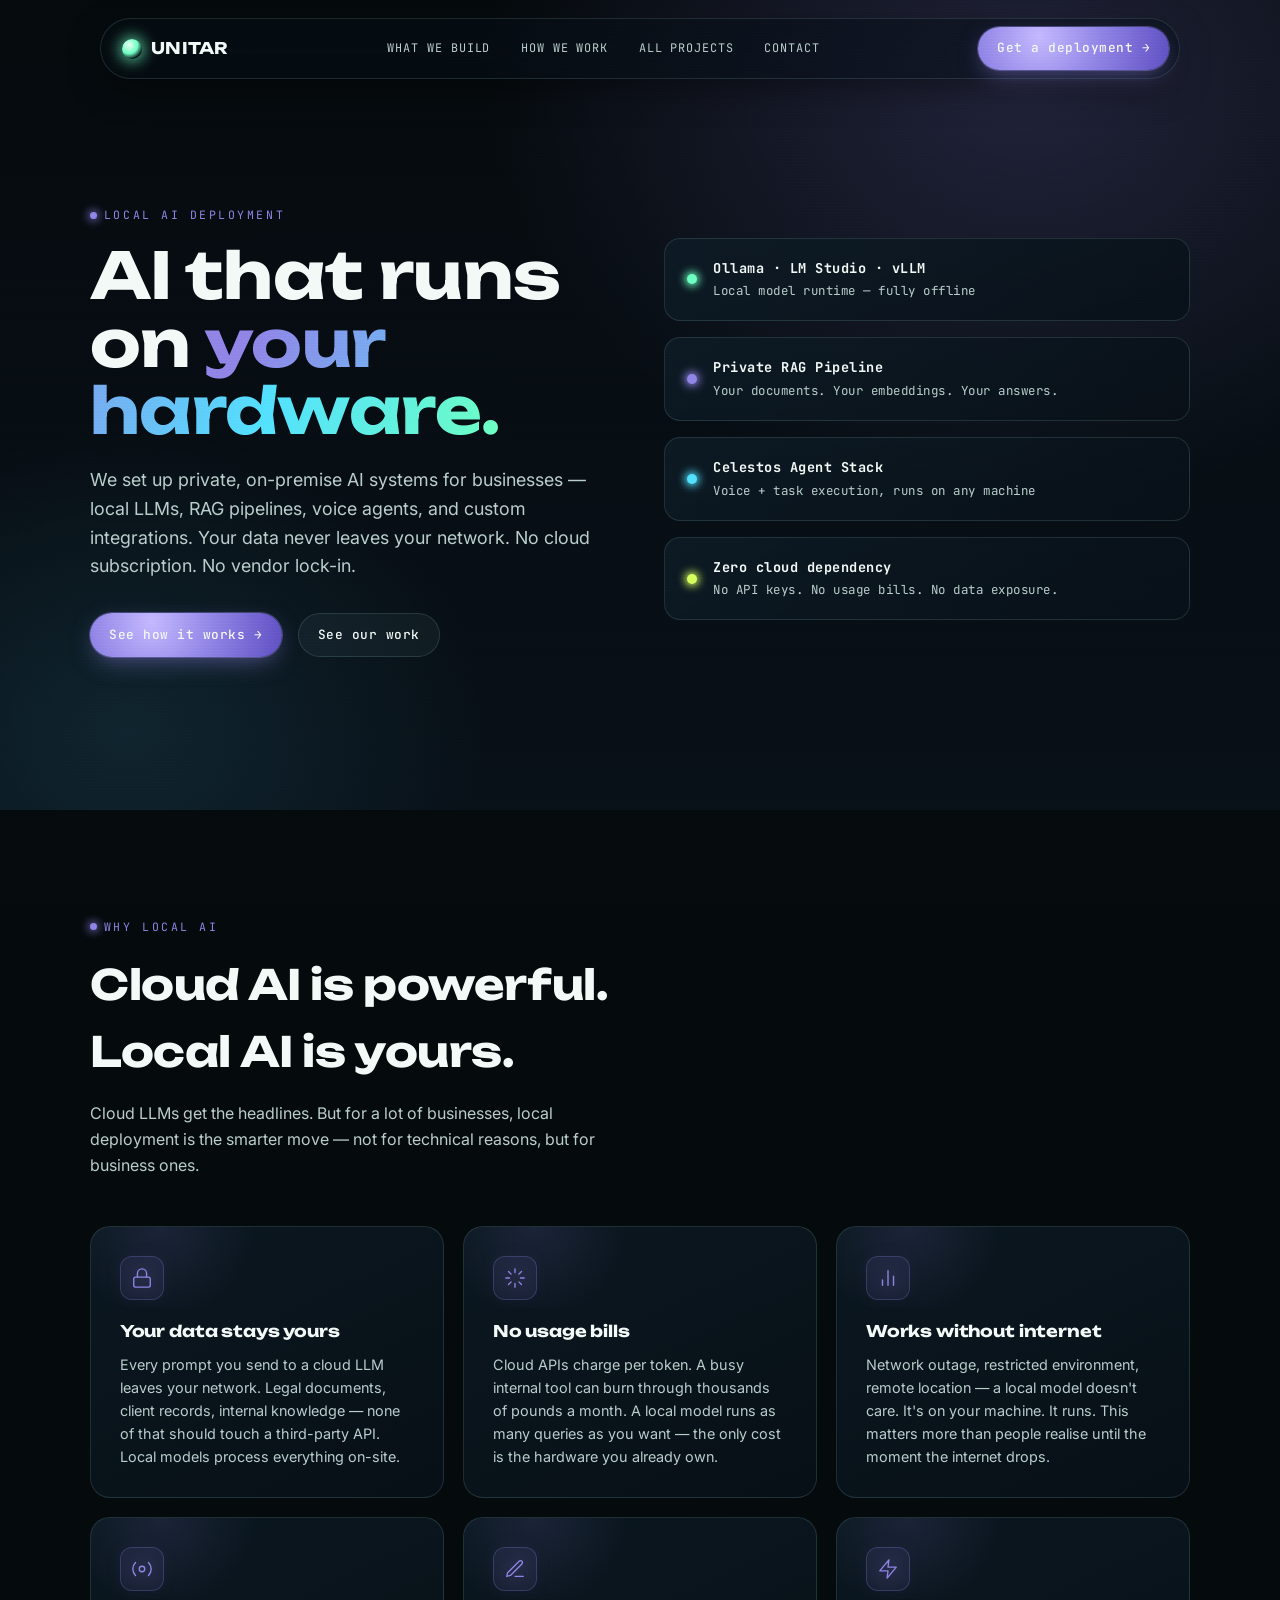
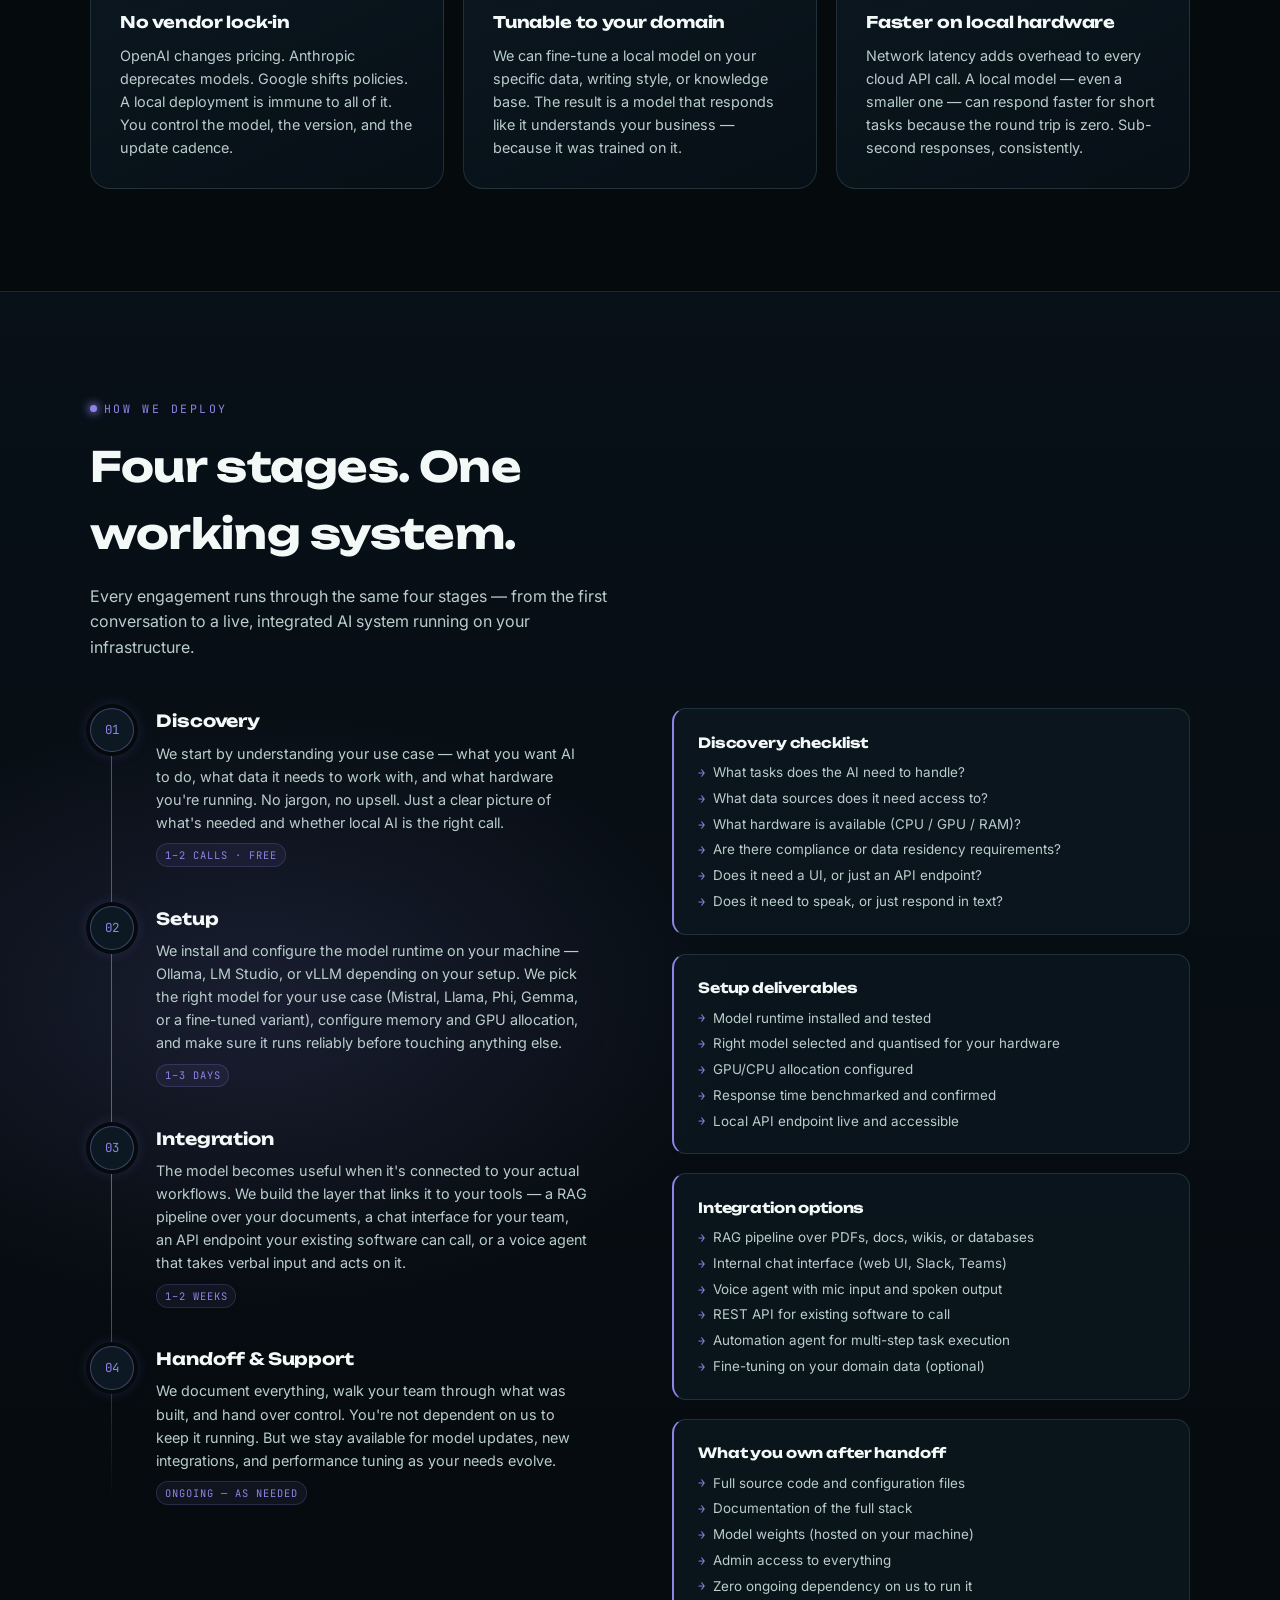
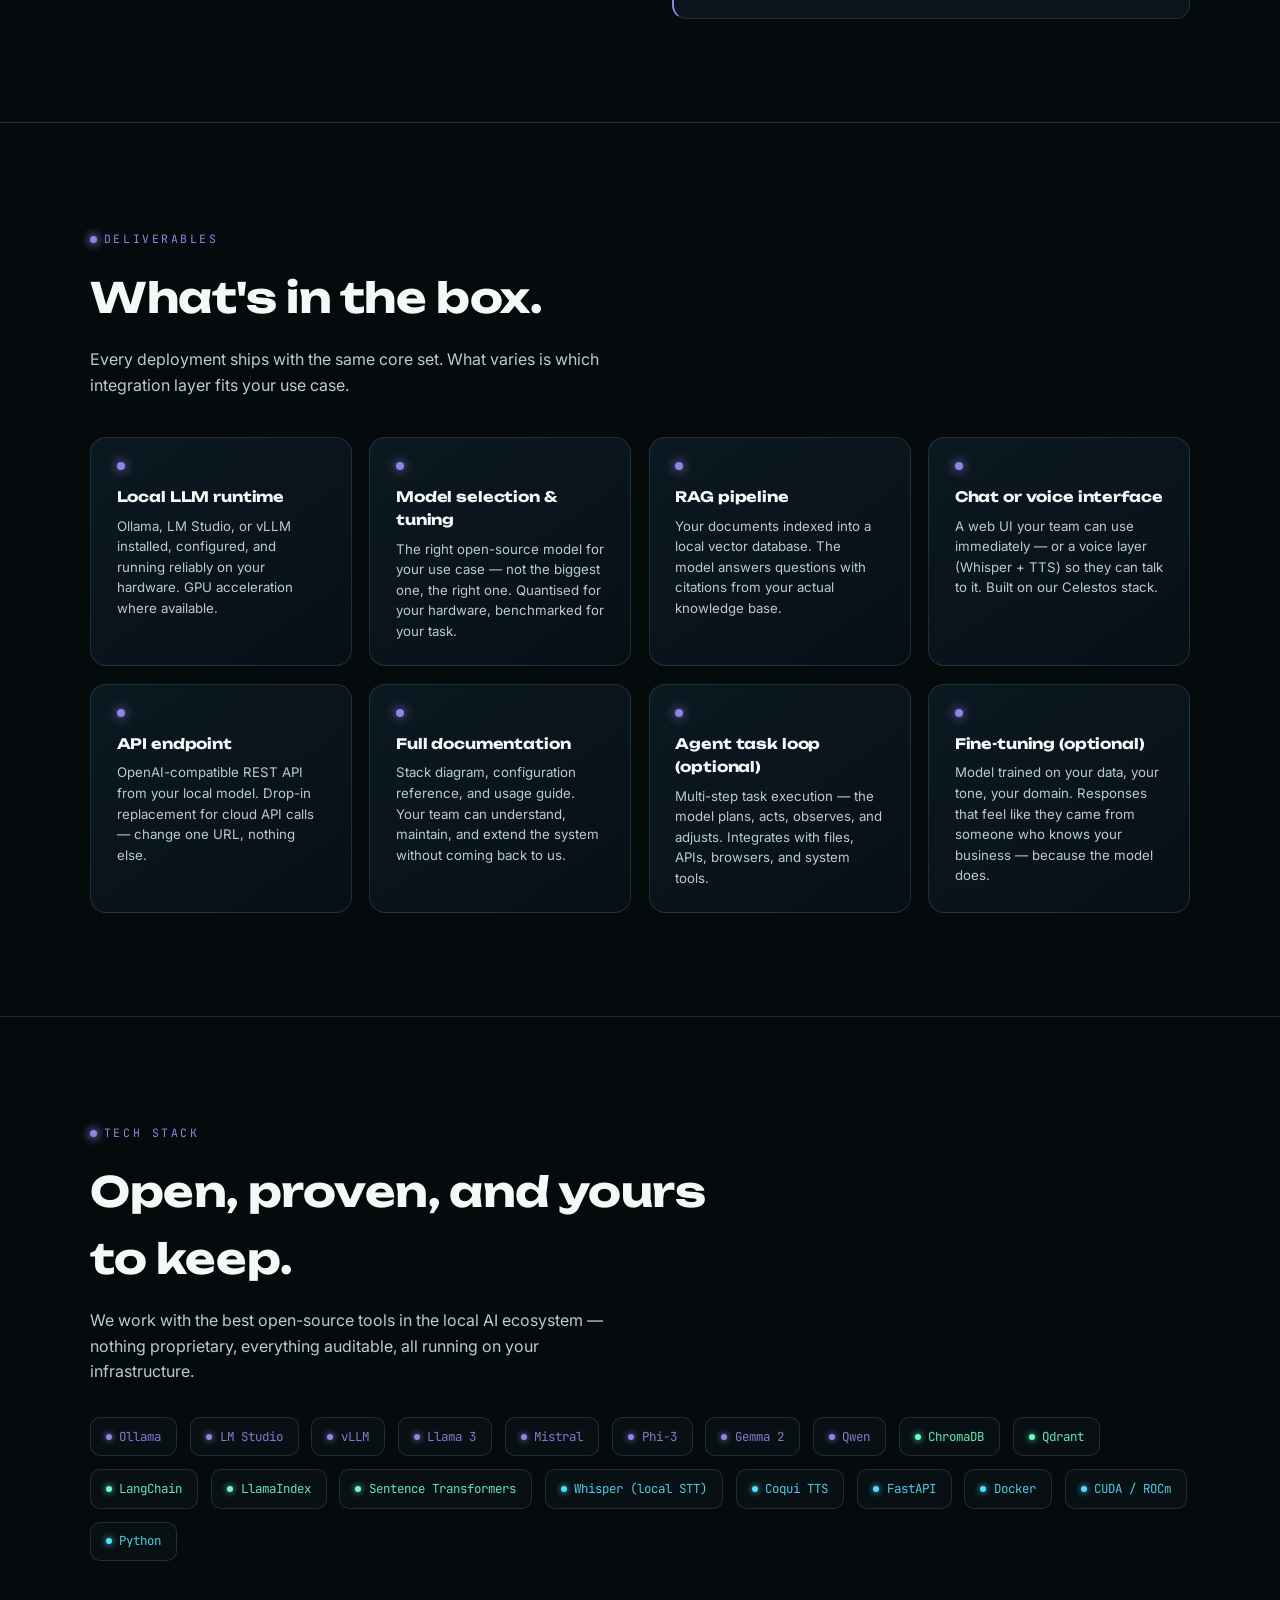
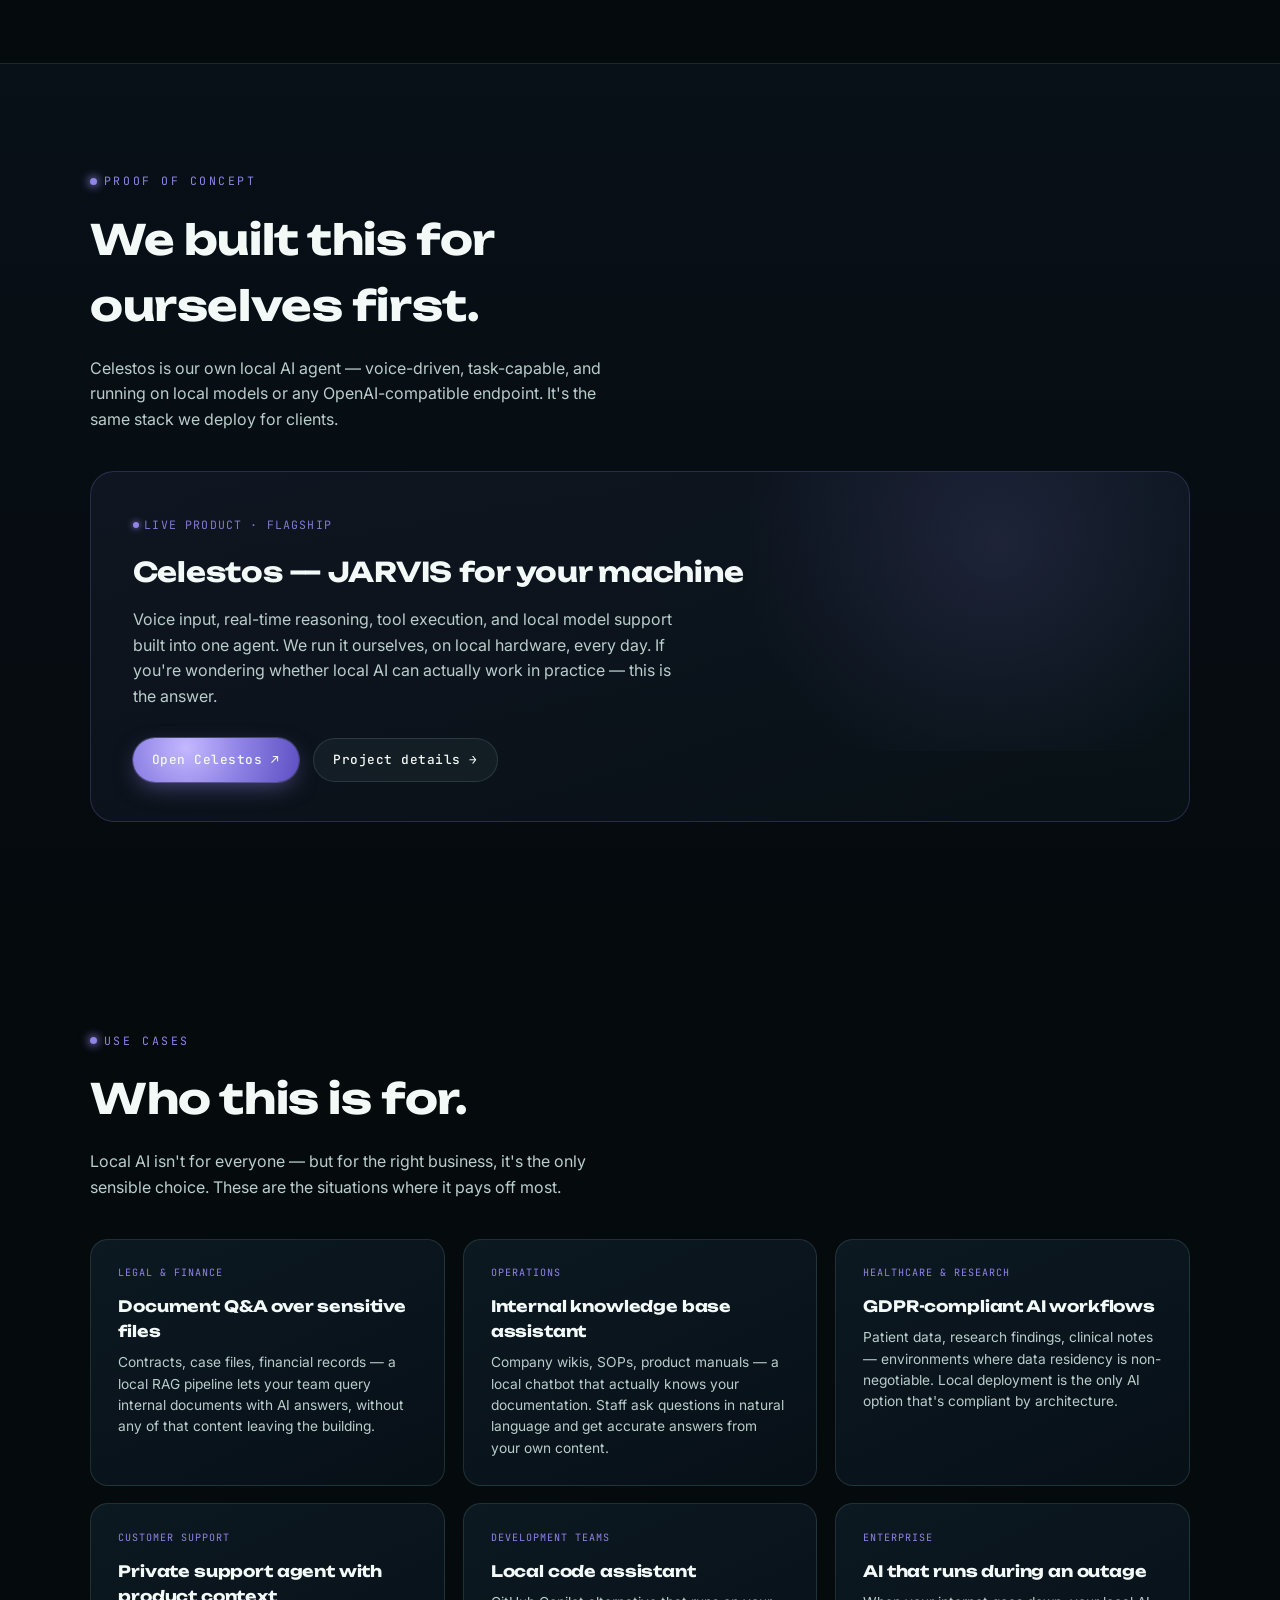
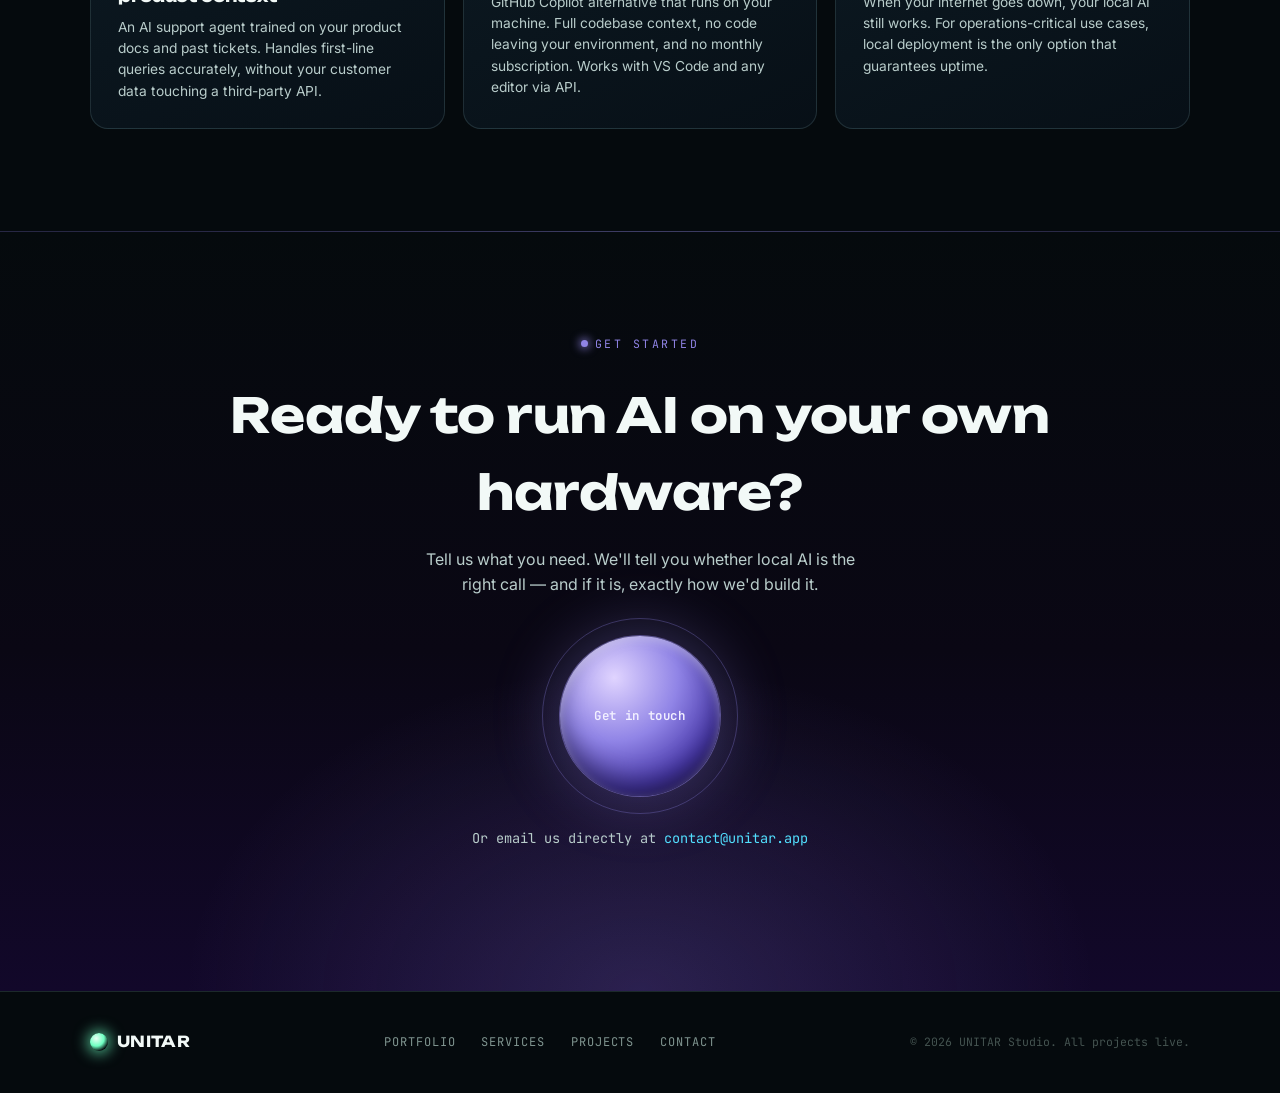
<file: unitar website/local-ai.html>
<!DOCTYPE html>
<html lang="en">
<head>
<meta charset="UTF-8"/>
<meta name="viewport" content="width=device-width,initial-scale=1.0"/>
<title>Local AI Deployment — UNITAR</title>
<meta name="description" content="UNITAR sets up private, on-premise AI systems for businesses — local LLMs, RAG pipelines, AI agents, and custom integrations. Your data never leaves your network."/>
<link rel="preconnect" href="https://fonts.googleapis.com">
<link rel="preconnect" href="https://fonts.gstatic.com" crossorigin>
<link href="https://fonts.googleapis.com/css2?family=Unbounded:wght@400;500;600;700;800;900&family=Inter:wght@400;500;600;700&family=JetBrains+Mono:wght@400;500;600&display=swap" rel="stylesheet">
<style>
:root{
  --void:#050a0d;--void-2:#081018;--abyss:#0c1922;--panel:#0e1c26;
  --glass-border:rgba(170,224,224,.14);--glass-border-strong:rgba(170,224,224,.28);
  --bio-green:#6dffc1;--bio-green-soft:#35d99b;--bio-cyan:#52e0ff;
  --dusk-purple:#9084e6;--dusk-purple-deep:#362a72;
  --signal-lime:#d7ff5e;--signal-pink:#ff5fa2;
  --ink-100:#f2f9f7;--ink-300:#b9cdcb;--ink-500:#7f948f;--ink-700:#445350;
  --font-display:'Unbounded',sans-serif;--font-body:'Inter',sans-serif;--font-mono:'JetBrains Mono',monospace;
  --accent:#9084e6;
  --container:1180px;
}
*{box-sizing:border-box;margin:0;padding:0;}
html{scroll-behavior:smooth;}
body{background:var(--void);color:var(--ink-100);font-family:var(--font-body);font-size:16px;line-height:1.6;-webkit-font-smoothing:antialiased;overflow-x:hidden;}
::selection{background:var(--dusk-purple);color:#f2f9f7;}
a{color:inherit;text-decoration:none;}
img,svg{display:block;max-width:100%;}
:focus-visible{outline:2px solid var(--bio-cyan);outline-offset:3px;border-radius:4px;}
.wrap{max-width:var(--container);margin-inline:auto;padding-inline:clamp(1.25rem,5vw,2.5rem);}
.eyebrow{font-family:var(--font-mono);font-size:.72rem;letter-spacing:.22em;text-transform:uppercase;color:var(--accent);display:inline-flex;align-items:center;gap:.6em;}
.eyebrow::before{content:'';width:7px;height:7px;border-radius:50%;background:var(--accent);box-shadow:0 0 8px 2px rgba(144,132,230,.7);flex-shrink:0;}
h1,h2,h3,h4{font-family:var(--font-display);font-weight:700;letter-spacing:-.01em;}
.section{position:relative;padding-block:clamp(4rem,8vw,7rem);}
.btn{font-family:var(--font-mono);font-size:.8rem;letter-spacing:.04em;font-weight:500;display:inline-flex;align-items:center;gap:.6em;padding:.85em 1.5em;border-radius:999px;cursor:pointer;transition:transform .25s ease,box-shadow .25s ease,background .25s ease;white-space:nowrap;border:none;}
.btn-primary{background:radial-gradient(circle at 32% 22%,#d4ffec,var(--bio-green) 45%,var(--bio-green-soft) 100%);color:#04140d;box-shadow:0 0 0 1px rgba(109,255,193,.4),0 8px 24px -6px rgba(109,255,193,.55),inset 0 1px 0 rgba(255,255,255,.6);}
.btn-primary:hover{transform:translateY(-2px);box-shadow:0 0 0 1px rgba(109,255,193,.6),0 12px 30px -6px rgba(109,255,193,.75);}
.btn-ghost{background:rgba(170,224,224,.05);border:1px solid var(--glass-border);color:var(--ink-100);}
.btn-ghost:hover{background:rgba(170,224,224,.1);border-color:var(--glass-border-strong);transform:translateY(-2px);}
.btn-purple{background:radial-gradient(circle at 32% 22%,#c4b8ff,var(--dusk-purple) 45%,#5e4fc2 100%);color:#f2f9f7;box-shadow:0 0 0 1px rgba(144,132,230,.4),0 8px 24px -6px rgba(144,132,230,.55);}
.btn-purple:hover{transform:translateY(-2px);box-shadow:0 0 0 1px rgba(144,132,230,.6),0 12px 30px -6px rgba(144,132,230,.75);}
.grain{position:fixed;inset:0;pointer-events:none;z-index:200;opacity:.05;mix-blend-mode:overlay;background-image:repeating-linear-gradient(0deg,rgba(255,255,255,.6) 0px,rgba(255,255,255,.6) 1px,transparent 1px,transparent 3px);}
.reveal{opacity:0;transform:translateY(18px);transition:opacity .7s ease,transform .7s ease;}
.reveal.vis{opacity:1;transform:none;}
@media(prefers-reduced-motion:reduce){.reveal{opacity:1;transform:none;transition:none;}}

/* NAV */
.nav{position:fixed;top:1.1rem;left:50%;transform:translateX(-50%);width:min(calc(100% - 2rem),1080px);z-index:100;display:flex;align-items:center;justify-content:space-between;padding:.55rem .6rem .55rem 1.3rem;border-radius:999px;background:rgba(8,16,20,.55);border:1px solid var(--glass-border);backdrop-filter:blur(18px) saturate(140%);box-shadow:0 12px 40px -12px rgba(0,0,0,.6);}
.logo{display:flex;align-items:center;gap:.6em;font-family:var(--font-display);font-weight:700;font-size:1rem;letter-spacing:.02em;}
.logo-mark{width:20px;height:20px;border-radius:50%;background:radial-gradient(circle at 35% 30%,#eafff4,var(--bio-green) 45%,transparent 75%);box-shadow:0 0 14px 3px rgba(109,255,193,.65);}
.nav-links{display:flex;align-items:center;gap:1.9rem;font-family:var(--font-mono);font-size:.74rem;letter-spacing:.08em;text-transform:uppercase;color:var(--ink-300);}
.nav-links a{transition:color .2s ease;}
.nav-links a:hover{color:var(--bio-green);}
@media(max-width:760px){.nav-links{display:none;}}

/* HERO */
.hero{min-height:90svh;display:flex;align-items:center;padding-top:8rem;padding-bottom:5rem;overflow:hidden;background:radial-gradient(ellipse 900px 700px at 80% 10%,rgba(144,132,230,.2),transparent 60%),radial-gradient(ellipse 600px 500px at 10% 90%,rgba(82,224,255,.1),transparent 60%),linear-gradient(180deg,var(--void) 0%,var(--void-2) 100%);}
.hero-grid{display:grid;grid-template-columns:1fr 1fr;gap:3rem;align-items:center;}
@media(max-width:900px){.hero-grid{grid-template-columns:1fr;}}
.hero-copy h1{font-size:clamp(2.2rem,5vw,4rem);line-height:1.05;margin-block:1rem 1.4rem;}
.hero-copy h1 em{font-style:normal;background:linear-gradient(110deg,var(--dusk-purple) 10%,var(--bio-cyan) 60%,var(--bio-green) 100%);-webkit-background-clip:text;background-clip:text;color:transparent;}
.hero-copy p.lead{color:var(--ink-300);font-size:clamp(1rem,1.4vw,1.12rem);max-width:48ch;margin-bottom:2rem;}
.hero-actions{display:flex;gap:1rem;flex-wrap:wrap;}
.hero-visual{display:flex;flex-direction:column;gap:1rem;}
.hv-card{padding:1.2rem 1.4rem;border-radius:16px;background:linear-gradient(145deg,rgba(14,28,38,.85),rgba(8,16,24,.9));border:1px solid var(--glass-border);display:flex;align-items:center;gap:1rem;transition:border-color .3s,transform .3s;}
.hv-card:hover{border-color:var(--glass-border-strong);transform:translateX(4px);}
.hv-dot{width:10px;height:10px;border-radius:50%;flex-shrink:0;}
.hv-dot.green{background:var(--bio-green);box-shadow:0 0 8px 2px var(--bio-green);}
.hv-dot.purple{background:var(--dusk-purple);box-shadow:0 0 8px 2px var(--dusk-purple);}
.hv-dot.cyan{background:var(--bio-cyan);box-shadow:0 0 8px 2px var(--bio-cyan);}
.hv-dot.lime{background:var(--signal-lime);box-shadow:0 0 8px 2px var(--signal-lime);}
.hv-label{font-family:var(--font-mono);font-size:.78rem;color:var(--ink-300);letter-spacing:.04em;}
.hv-label strong{display:block;font-size:.85rem;color:var(--ink-100);margin-bottom:.1rem;}
@media(max-width:900px){.hero-visual{display:none;}}

/* WHY SECTION */
.why-grid{display:grid;grid-template-columns:repeat(3,1fr);gap:1.2rem;margin-top:2.6rem;}
@media(max-width:860px){.why-grid{grid-template-columns:1fr;}}
.why-card{padding:1.8rem 1.8rem;border-radius:20px;background:linear-gradient(155deg,rgba(14,28,38,.8),rgba(8,16,24,.9));border:1px solid var(--glass-border);position:relative;overflow:hidden;transition:border-color .3s,transform .3s;}
.why-card:hover{border-color:var(--glass-border-strong);transform:translateY(-3px);}
.why-card::before{content:'';position:absolute;top:-30%;left:-10%;width:60%;height:60%;background:radial-gradient(circle,rgba(144,132,230,.12),transparent 70%);pointer-events:none;}
.why-card .wc-icon{width:44px;height:44px;border-radius:12px;background:rgba(144,132,230,.08);border:1px solid rgba(144,132,230,.25);display:flex;align-items:center;justify-content:center;color:var(--dusk-purple);margin-bottom:1.2rem;filter:drop-shadow(0 0 8px rgba(144,132,230,.4));}
.why-card h3{font-size:1rem;margin-bottom:.5rem;}
.why-card p{color:var(--ink-300);font-size:.9rem;line-height:1.6;}

/* ENGAGEMENT TIMELINE */
.engagement-section{background:radial-gradient(ellipse 800px 500px at 20% 50%,rgba(144,132,230,.14),transparent 60%),linear-gradient(180deg,var(--void-2),var(--void));border-top:1px solid var(--glass-border);border-bottom:1px solid var(--glass-border);}
.eng-grid{display:grid;grid-template-columns:1fr 1fr;gap:4rem;align-items:start;margin-top:3rem;}
@media(max-width:860px){.eng-grid{grid-template-columns:1fr;gap:2.5rem;}}
.eng-timeline{position:relative;}
.eng-timeline::before{content:'';position:absolute;left:21px;top:6px;bottom:6px;width:1px;background:linear-gradient(180deg,var(--dusk-purple),var(--bio-cyan) 70%,transparent);opacity:.5;}
.eng-step{position:relative;display:grid;grid-template-columns:44px 1fr;gap:1.4rem;padding-bottom:2.4rem;}
.eng-step:last-child{padding-bottom:0;}
.eng-step .node{width:44px;height:44px;border-radius:50%;background:var(--abyss);border:1px solid rgba(144,132,230,.4);display:flex;align-items:center;justify-content:center;font-family:var(--font-mono);font-size:.78rem;color:var(--dusk-purple);box-shadow:0 0 0 4px var(--void),0 0 16px rgba(144,132,230,.3);flex-shrink:0;z-index:1;}
.eng-step h3{font-size:1.05rem;margin-bottom:.4rem;}
.eng-step p{color:var(--ink-300);font-size:.9rem;max-width:48ch;line-height:1.6;}
.eng-step .duration{display:inline-block;margin-top:.6rem;font-family:var(--font-mono);font-size:.65rem;letter-spacing:.1em;text-transform:uppercase;color:var(--dusk-purple);background:rgba(144,132,230,.08);border:1px solid rgba(144,132,230,.2);padding:.25em .7em;border-radius:999px;}

.eng-detail{display:flex;flex-direction:column;gap:1.2rem;}
.detail-block{padding:1.4rem 1.5rem;border-radius:14px;background:rgba(12,25,34,.7);border:1px solid var(--glass-border);border-left:2px solid var(--dusk-purple);}
.detail-block h4{font-size:.88rem;margin-bottom:.5rem;color:var(--ink-100);}
.detail-block ul{list-style:none;display:flex;flex-direction:column;gap:.35rem;}
.detail-block ul li{font-size:.84rem;color:var(--ink-300);display:flex;align-items:flex-start;gap:.6em;line-height:1.5;}
.detail-block ul li::before{content:'→';color:var(--dusk-purple);font-family:var(--font-mono);font-size:.75rem;flex-shrink:0;margin-top:.15em;}

/* WHAT YOU GET */
.get-grid{display:grid;grid-template-columns:repeat(auto-fill,minmax(260px,1fr));gap:1.1rem;margin-top:2.4rem;}
.get-card{padding:1.5rem 1.6rem;border-radius:16px;background:linear-gradient(145deg,rgba(14,28,38,.85),rgba(8,16,24,.9));border:1px solid var(--glass-border);transition:border-color .25s,transform .25s;}
.get-card:hover{border-color:var(--glass-border-strong);transform:translateY(-3px);}
.get-card::before{content:'';display:block;width:8px;height:8px;border-radius:50%;background:var(--dusk-purple);box-shadow:0 0 10px 2px rgba(144,132,230,.5);margin-bottom:1rem;}
.get-card h4{font-family:var(--font-display);font-size:.9rem;margin-bottom:.4rem;}
.get-card p{color:var(--ink-300);font-size:.83rem;line-height:1.55;}

/* STACK */
.stack-section{border-top:1px solid var(--glass-border);}
.stack-row{display:flex;flex-wrap:wrap;gap:.8rem;margin-top:2rem;}
.stack-chip{font-family:var(--font-mono);font-size:.78rem;color:var(--ink-300);border:1px solid var(--glass-border);background:rgba(170,224,224,.03);padding:.7em 1.2em;border-radius:10px;display:flex;align-items:center;gap:.6em;}
.stack-chip::before{content:'';width:6px;height:6px;border-radius:50%;}
.stack-chip.local{color:rgba(144,132,230,.9);}
.stack-chip.local::before{background:var(--dusk-purple);box-shadow:0 0 6px var(--dusk-purple);}
.stack-chip.infra{color:rgba(82,224,255,.9);}
.stack-chip.infra::before{background:var(--bio-cyan);box-shadow:0 0 6px var(--bio-cyan);}
.stack-chip.rag{color:rgba(109,255,193,.9);}
.stack-chip.rag::before{background:var(--bio-green);box-shadow:0 0 6px var(--bio-green);}

/* PROOF SECTION */
.proof-section{border-top:1px solid var(--glass-border);background:linear-gradient(180deg,var(--void-2),var(--void));}
.proof-callout{padding:2.4rem 2.6rem;border-radius:24px;background:linear-gradient(145deg,rgba(144,132,230,.07),rgba(82,224,255,.03));border:1px solid rgba(144,132,230,.22);position:relative;overflow:hidden;margin-top:2.4rem;}
.proof-callout::before{content:'';position:absolute;top:-40%;right:-10%;width:55%;height:120%;background:radial-gradient(circle,rgba(144,132,230,.14),transparent 70%);pointer-events:none;}
.proof-callout h3{font-size:clamp(1.2rem,2.5vw,1.7rem);max-width:32ch;margin-bottom:.8rem;}
.proof-callout p{color:var(--ink-300);max-width:54ch;margin-bottom:1.8rem;}
.proof-tag{display:inline-flex;align-items:center;gap:.5em;font-family:var(--font-mono);font-size:.72rem;letter-spacing:.1em;text-transform:uppercase;color:rgba(144,132,230,.9);margin-bottom:1rem;}
.proof-tag::before{content:'';width:6px;height:6px;border-radius:50%;background:var(--dusk-purple);box-shadow:0 0 6px var(--dusk-purple);}

/* USE CASES */
.cases-grid{display:grid;grid-template-columns:repeat(auto-fill,minmax(280px,1fr));gap:1.1rem;margin-top:2.4rem;}
.uc-card{padding:1.6rem 1.7rem;border-radius:18px;background:linear-gradient(155deg,rgba(14,28,38,.85),rgba(8,16,24,.9));border:1px solid var(--glass-border);transition:border-color .25s,transform .25s;}
.uc-card:hover{border-color:rgba(144,132,230,.3);transform:translateY(-3px);}
.uc-tag{font-family:var(--font-mono);font-size:.63rem;letter-spacing:.1em;text-transform:uppercase;color:var(--dusk-purple);margin-bottom:.8rem;display:block;}
.uc-card h4{font-size:.98rem;margin-bottom:.5rem;}
.uc-card p{color:var(--ink-300);font-size:.86rem;line-height:1.55;}

/* CTA */
.cta-section{text-align:center;background:radial-gradient(ellipse 700px 500px at 50% 100%,rgba(144,132,230,.2),transparent 65%),linear-gradient(180deg,var(--void) 0%,#0a0714 55%,#12082a 100%);overflow:hidden;border-top:1px solid var(--glass-border);}
.cta-section .wrap{display:flex;flex-direction:column;align-items:center;}
.cta-section h2{font-size:clamp(1.9rem,4.2vw,3rem);max-width:20ch;margin-block:1rem 1rem;}
.cta-section p{color:var(--ink-300);max-width:46ch;margin-bottom:2.4rem;}
.cta-actions{display:flex;gap:1rem;flex-wrap:wrap;justify-content:center;}
.orb-btn{position:relative;width:160px;height:160px;border-radius:50%;border:none;cursor:pointer;background:radial-gradient(circle at 34% 26%,#e0d4ff 0%,var(--dusk-purple) 40%,#4a3aad 70%,#1a0d4a 100%);box-shadow:0 0 0 1px rgba(144,132,230,.5),0 0 60px 8px rgba(144,132,230,.3),inset 0 4px 10px rgba(255,255,255,.35),inset 0 -14px 24px rgba(0,0,0,.4);font-family:var(--font-mono);font-size:.78rem;letter-spacing:.05em;color:#f2f0ff;font-weight:600;display:flex;align-items:center;justify-content:center;transition:transform .3s ease,box-shadow .3s ease;}
.orb-btn::before{content:'';position:absolute;inset:-18px;border-radius:50%;border:1px solid rgba(144,132,230,.3);animation:ring 3.2s ease-out infinite;}
@keyframes ring{0%{transform:scale(.9);opacity:.8;}100%{transform:scale(1.35);opacity:0;}}
.orb-btn:hover{transform:translateY(-3px) scale(1.03);}
@media(prefers-reduced-motion:reduce){.orb-btn::before{animation:none;}}
.cta-email{margin-top:2rem;font-family:var(--font-mono);font-size:.85rem;color:var(--ink-500);}
.cta-email a{color:var(--bio-cyan);}

/* FOOTER */
footer{border-top:1px solid var(--glass-border);padding-block:2.4rem;}
footer .wrap{display:flex;align-items:center;justify-content:space-between;flex-wrap:wrap;gap:1.2rem;}
.footer-links{display:flex;gap:1.6rem;font-family:var(--font-mono);font-size:.75rem;color:var(--ink-500);text-transform:uppercase;letter-spacing:.08em;}
.footer-links a:hover{color:var(--bio-green);}
.footer-fine{font-family:var(--font-mono);font-size:.72rem;color:var(--ink-700);}
</style>
</head>
<body>
<div class="grain" aria-hidden="true"></div>

<!-- NAV -->
<nav class="nav">
  <a href="index.html" class="logo" aria-label="UNITAR home">
    <span class="logo-mark" aria-hidden="true"></span>
    UNITAR
  </a>
  <div class="nav-links">
    <a href="index.html#capabilities">What We Build</a>
    <a href="index.html#process">How We Work</a>
    <a href="index.html#projects">All Projects</a>
    <a href="#contact">Contact</a>
  </div>
  <div style="display:flex;">
    <a href="#contact" class="btn btn-purple">Get a deployment →</a>
  </div>
</nav>

<!-- HERO -->
<header class="hero" id="top">
  <div class="wrap hero-grid">
    <div class="hero-copy">
      <span class="eyebrow">Local AI Deployment</span>
      <h1>AI that runs on <em>your hardware.</em></h1>
      <p class="lead">We set up private, on-premise AI systems for businesses — local LLMs, RAG pipelines, voice agents, and custom integrations. Your data never leaves your network. No cloud subscription. No vendor lock-in.</p>
      <div class="hero-actions">
        <a href="#engagement" class="btn btn-purple">See how it works →</a>
        <a href="index.html#projects" class="btn btn-ghost">See our work</a>
      </div>
    </div>
    <div class="hero-visual" aria-hidden="true">
      <div class="hv-card reveal">
        <div class="hv-dot green"></div>
        <div class="hv-label"><strong>Ollama · LM Studio · vLLM</strong>Local model runtime — fully offline</div>
      </div>
      <div class="hv-card reveal">
        <div class="hv-dot purple"></div>
        <div class="hv-label"><strong>Private RAG Pipeline</strong>Your documents. Your embeddings. Your answers.</div>
      </div>
      <div class="hv-card reveal">
        <div class="hv-dot cyan"></div>
        <div class="hv-label"><strong>Celestos Agent Stack</strong>Voice + task execution, runs on any machine</div>
      </div>
      <div class="hv-card reveal">
        <div class="hv-dot lime"></div>
        <div class="hv-label"><strong>Zero cloud dependency</strong>No API keys. No usage bills. No data exposure.</div>
      </div>
    </div>
  </div>
</header>

<!-- WHY LOCAL -->
<section class="section" id="why">
  <div class="wrap">
    <div class="section-head reveal" style="max-width:640px;margin-bottom:3rem;">
      <span class="eyebrow">Why Local AI</span>
      <h2 style="font-size:clamp(1.7rem,3.5vw,2.6rem);margin-top:.9rem;">Cloud AI is powerful. Local AI is yours.</h2>
      <p style="color:var(--ink-300);margin-top:1rem;max-width:52ch;">Cloud LLMs get the headlines. But for a lot of businesses, local deployment is the smarter move — not for technical reasons, but for business ones.</p>
    </div>
    <div class="why-grid">
      <article class="why-card reveal">
        <div class="wc-icon">
          <svg width="22" height="22" viewBox="0 0 24 24" fill="none" stroke="currentColor" stroke-width="1.5" stroke-linecap="round" stroke-linejoin="round">
            <rect x="3" y="11" width="18" height="11" rx="2"/><path d="M7 11V7a5 5 0 0 1 10 0v4"/>
          </svg>
        </div>
        <h3>Your data stays yours</h3>
        <p>Every prompt you send to a cloud LLM leaves your network. Legal documents, client records, internal knowledge — none of that should touch a third-party API. Local models process everything on-site.</p>
      </article>
      <article class="why-card reveal">
        <div class="wc-icon">
          <svg width="22" height="22" viewBox="0 0 24 24" fill="none" stroke="currentColor" stroke-width="1.5" stroke-linecap="round" stroke-linejoin="round">
            <path d="M12 2v4M12 18v4M4.93 4.93l2.83 2.83M16.24 16.24l2.83 2.83M2 12h4M18 12h4M4.93 19.07l2.83-2.83M16.24 7.76l2.83-2.83"/>
          </svg>
        </div>
        <h3>No usage bills</h3>
        <p>Cloud APIs charge per token. A busy internal tool can burn through thousands of pounds a month. A local model runs as many queries as you want — the only cost is the hardware you already own.</p>
      </article>
      <article class="why-card reveal">
        <div class="wc-icon">
          <svg width="22" height="22" viewBox="0 0 24 24" fill="none" stroke="currentColor" stroke-width="1.5" stroke-linecap="round" stroke-linejoin="round">
            <path d="M18 20V10M12 20V4M6 20v-6"/>
          </svg>
        </div>
        <h3>Works without internet</h3>
        <p>Network outage, restricted environment, remote location — a local model doesn't care. It's on your machine. It runs. This matters more than people realise until the moment the internet drops.</p>
      </article>
      <article class="why-card reveal">
        <div class="wc-icon">
          <svg width="22" height="22" viewBox="0 0 24 24" fill="none" stroke="currentColor" stroke-width="1.5" stroke-linecap="round" stroke-linejoin="round">
            <circle cx="12" cy="12" r="3"/><path d="M19.07 4.93a10 10 0 0 1 0 14.14M4.93 4.93a10 10 0 0 0 0 14.14"/>
          </svg>
        </div>
        <h3>No vendor lock-in</h3>
        <p>OpenAI changes pricing. Anthropic deprecates models. Google shifts policies. A local deployment is immune to all of it. You control the model, the version, and the update cadence.</p>
      </article>
      <article class="why-card reveal">
        <div class="wc-icon">
          <svg width="22" height="22" viewBox="0 0 24 24" fill="none" stroke="currentColor" stroke-width="1.5" stroke-linecap="round" stroke-linejoin="round">
            <path d="M12 20h9M16.5 3.5a2.121 2.121 0 0 1 3 3L7 19l-4 1 1-4L16.5 3.5z"/>
          </svg>
        </div>
        <h3>Tunable to your domain</h3>
        <p>We can fine-tune a local model on your specific data, writing style, or knowledge base. The result is a model that responds like it understands your business — because it was trained on it.</p>
      </article>
      <article class="why-card reveal">
        <div class="wc-icon">
          <svg width="22" height="22" viewBox="0 0 24 24" fill="none" stroke="currentColor" stroke-width="1.5" stroke-linecap="round" stroke-linejoin="round">
            <path d="M13 2L3 14h9l-1 8 10-12h-9l1-8z"/>
          </svg>
        </div>
        <h3>Faster on local hardware</h3>
        <p>Network latency adds overhead to every cloud API call. A local model — even a smaller one — can respond faster for short tasks because the round trip is zero. Sub-second responses, consistently.</p>
      </article>
    </div>
  </div>
</section>

<!-- ENGAGEMENT PROCESS -->
<section class="section engagement-section" id="engagement">
  <div class="wrap">
    <div class="section-head reveal" style="max-width:640px;margin-bottom:0;">
      <span class="eyebrow">How We Deploy</span>
      <h2 style="font-size:clamp(1.7rem,3.5vw,2.6rem);margin-top:.9rem;">Four stages. One working system.</h2>
      <p style="color:var(--ink-300);margin-top:1rem;max-width:52ch;">Every engagement runs through the same four stages — from the first conversation to a live, integrated AI system running on your infrastructure.</p>
    </div>
    <div class="eng-grid">
      <div class="eng-timeline">
        <div class="eng-step reveal">
          <div class="node">01</div>
          <div>
            <h3>Discovery</h3>
            <p>We start by understanding your use case — what you want AI to do, what data it needs to work with, and what hardware you're running. No jargon, no upsell. Just a clear picture of what's needed and whether local AI is the right call.</p>
            <span class="duration">1–2 calls · Free</span>
          </div>
        </div>
        <div class="eng-step reveal">
          <div class="node">02</div>
          <div>
            <h3>Setup</h3>
            <p>We install and configure the model runtime on your machine — Ollama, LM Studio, or vLLM depending on your setup. We pick the right model for your use case (Mistral, Llama, Phi, Gemma, or a fine-tuned variant), configure memory and GPU allocation, and make sure it runs reliably before touching anything else.</p>
            <span class="duration">1–3 days</span>
          </div>
        </div>
        <div class="eng-step reveal">
          <div class="node">03</div>
          <div>
            <h3>Integration</h3>
            <p>The model becomes useful when it's connected to your actual workflows. We build the layer that links it to your tools — a RAG pipeline over your documents, a chat interface for your team, an API endpoint your existing software can call, or a voice agent that takes verbal input and acts on it.</p>
            <span class="duration">1–2 weeks</span>
          </div>
        </div>
        <div class="eng-step reveal">
          <div class="node">04</div>
          <div>
            <h3>Handoff &amp; Support</h3>
            <p>We document everything, walk your team through what was built, and hand over control. You're not dependent on us to keep it running. But we stay available for model updates, new integrations, and performance tuning as your needs evolve.</p>
            <span class="duration">Ongoing — as needed</span>
          </div>
        </div>
      </div>

      <div class="eng-detail">
        <div class="detail-block reveal">
          <h4>Discovery checklist</h4>
          <ul>
            <li>What tasks does the AI need to handle?</li>
            <li>What data sources does it need access to?</li>
            <li>What hardware is available (CPU / GPU / RAM)?</li>
            <li>Are there compliance or data residency requirements?</li>
            <li>Does it need a UI, or just an API endpoint?</li>
            <li>Does it need to speak, or just respond in text?</li>
          </ul>
        </div>
        <div class="detail-block reveal">
          <h4>Setup deliverables</h4>
          <ul>
            <li>Model runtime installed and tested</li>
            <li>Right model selected and quantised for your hardware</li>
            <li>GPU/CPU allocation configured</li>
            <li>Response time benchmarked and confirmed</li>
            <li>Local API endpoint live and accessible</li>
          </ul>
        </div>
        <div class="detail-block reveal">
          <h4>Integration options</h4>
          <ul>
            <li>RAG pipeline over PDFs, docs, wikis, or databases</li>
            <li>Internal chat interface (web UI, Slack, Teams)</li>
            <li>Voice agent with mic input and spoken output</li>
            <li>REST API for existing software to call</li>
            <li>Automation agent for multi-step task execution</li>
            <li>Fine-tuning on your domain data (optional)</li>
          </ul>
        </div>
        <div class="detail-block reveal">
          <h4>What you own after handoff</h4>
          <ul>
            <li>Full source code and configuration files</li>
            <li>Documentation of the full stack</li>
            <li>Model weights (hosted on your machine)</li>
            <li>Admin access to everything</li>
            <li>Zero ongoing dependency on us to run it</li>
          </ul>
        </div>
      </div>
    </div>
  </div>
</section>

<!-- WHAT YOU GET -->
<section class="section" id="deliverables">
  <div class="wrap">
    <div class="section-head reveal" style="max-width:640px;margin-bottom:0;">
      <span class="eyebrow">Deliverables</span>
      <h2 style="font-size:clamp(1.7rem,3.5vw,2.6rem);margin-top:.9rem;">What's in the box.</h2>
      <p style="color:var(--ink-300);margin-top:1rem;max-width:52ch;">Every deployment ships with the same core set. What varies is which integration layer fits your use case.</p>
    </div>
    <div class="get-grid">
      <div class="get-card reveal">
        <h4>Local LLM runtime</h4>
        <p>Ollama, LM Studio, or vLLM installed, configured, and running reliably on your hardware. GPU acceleration where available.</p>
      </div>
      <div class="get-card reveal">
        <h4>Model selection &amp; tuning</h4>
        <p>The right open-source model for your use case — not the biggest one, the right one. Quantised for your hardware, benchmarked for your task.</p>
      </div>
      <div class="get-card reveal">
        <h4>RAG pipeline</h4>
        <p>Your documents indexed into a local vector database. The model answers questions with citations from your actual knowledge base.</p>
      </div>
      <div class="get-card reveal">
        <h4>Chat or voice interface</h4>
        <p>A web UI your team can use immediately — or a voice layer (Whisper + TTS) so they can talk to it. Built on our Celestos stack.</p>
      </div>
      <div class="get-card reveal">
        <h4>API endpoint</h4>
        <p>OpenAI-compatible REST API from your local model. Drop-in replacement for cloud API calls — change one URL, nothing else.</p>
      </div>
      <div class="get-card reveal">
        <h4>Full documentation</h4>
        <p>Stack diagram, configuration reference, and usage guide. Your team can understand, maintain, and extend the system without coming back to us.</p>
      </div>
      <div class="get-card reveal">
        <h4>Agent task loop (optional)</h4>
        <p>Multi-step task execution — the model plans, acts, observes, and adjusts. Integrates with files, APIs, browsers, and system tools.</p>
      </div>
      <div class="get-card reveal">
        <h4>Fine-tuning (optional)</h4>
        <p>Model trained on your data, your tone, your domain. Responses that feel like they came from someone who knows your business — because the model does.</p>
      </div>
    </div>
  </div>
</section>

<!-- TECH STACK -->
<section class="section stack-section" id="stack">
  <div class="wrap">
    <div class="section-head reveal" style="max-width:640px;margin-bottom:0;">
      <span class="eyebrow">Tech Stack</span>
      <h2 style="font-size:clamp(1.7rem,3.5vw,2.6rem);margin-top:.9rem;">Open, proven, and yours to keep.</h2>
      <p style="color:var(--ink-300);margin-top:1rem;max-width:52ch;">We work with the best open-source tools in the local AI ecosystem — nothing proprietary, everything auditable, all running on your infrastructure.</p>
    </div>
    <div class="stack-row">
      <span class="stack-chip local">Ollama</span>
      <span class="stack-chip local">LM Studio</span>
      <span class="stack-chip local">vLLM</span>
      <span class="stack-chip local">Llama 3</span>
      <span class="stack-chip local">Mistral</span>
      <span class="stack-chip local">Phi-3</span>
      <span class="stack-chip local">Gemma 2</span>
      <span class="stack-chip local">Qwen</span>
      <span class="stack-chip rag">ChromaDB</span>
      <span class="stack-chip rag">Qdrant</span>
      <span class="stack-chip rag">LangChain</span>
      <span class="stack-chip rag">LlamaIndex</span>
      <span class="stack-chip rag">Sentence Transformers</span>
      <span class="stack-chip infra">Whisper (local STT)</span>
      <span class="stack-chip infra">Coqui TTS</span>
      <span class="stack-chip infra">FastAPI</span>
      <span class="stack-chip infra">Docker</span>
      <span class="stack-chip infra">CUDA / ROCm</span>
      <span class="stack-chip infra">Python</span>
    </div>
  </div>
</section>

<!-- PROOF — CELESTOS -->
<section class="section proof-section" id="proof">
  <div class="wrap">
    <div class="section-head reveal" style="max-width:640px;margin-bottom:0;">
      <span class="eyebrow">Proof of Concept</span>
      <h2 style="font-size:clamp(1.7rem,3.5vw,2.6rem);margin-top:.9rem;">We built this for ourselves first.</h2>
      <p style="color:var(--ink-300);margin-top:1rem;max-width:52ch;">Celestos is our own local AI agent — voice-driven, task-capable, and running on local models or any OpenAI-compatible endpoint. It's the same stack we deploy for clients.</p>
    </div>
    <div class="proof-callout reveal">
      <div class="proof-tag">Live product · Flagship</div>
      <h3>Celestos — JARVIS for your machine</h3>
      <p>Voice input, real-time reasoning, tool execution, and local model support built into one agent. We run it ourselves, on local hardware, every day. If you're wondering whether local AI can actually work in practice — this is the answer.</p>
      <div style="display:flex;gap:.9rem;flex-wrap:wrap;">
        <a href="https://celestos.online" target="_blank" rel="noopener" class="btn btn-purple">Open Celestos ↗</a>
        <a href="project.html#celestos" class="btn btn-ghost">Project details →</a>
      </div>
    </div>
  </div>
</section>

<!-- USE CASES -->
<section class="section" id="usecases">
  <div class="wrap">
    <div class="section-head reveal" style="max-width:640px;margin-bottom:0;">
      <span class="eyebrow">Use Cases</span>
      <h2 style="font-size:clamp(1.7rem,3.5vw,2.6rem);margin-top:.9rem;">Who this is for.</h2>
      <p style="color:var(--ink-300);margin-top:1rem;max-width:52ch;">Local AI isn't for everyone — but for the right business, it's the only sensible choice. These are the situations where it pays off most.</p>
    </div>
    <div class="cases-grid">
      <div class="uc-card reveal">
        <span class="uc-tag">Legal &amp; Finance</span>
        <h4>Document Q&amp;A over sensitive files</h4>
        <p>Contracts, case files, financial records — a local RAG pipeline lets your team query internal documents with AI answers, without any of that content leaving the building.</p>
      </div>
      <div class="uc-card reveal">
        <span class="uc-tag">Operations</span>
        <h4>Internal knowledge base assistant</h4>
        <p>Company wikis, SOPs, product manuals — a local chatbot that actually knows your documentation. Staff ask questions in natural language and get accurate answers from your own content.</p>
      </div>
      <div class="uc-card reveal">
        <span class="uc-tag">Healthcare &amp; Research</span>
        <h4>GDPR-compliant AI workflows</h4>
        <p>Patient data, research findings, clinical notes — environments where data residency is non-negotiable. Local deployment is the only AI option that's compliant by architecture.</p>
      </div>
      <div class="uc-card reveal">
        <span class="uc-tag">Customer Support</span>
        <h4>Private support agent with product context</h4>
        <p>An AI support agent trained on your product docs and past tickets. Handles first-line queries accurately, without your customer data touching a third-party API.</p>
      </div>
      <div class="uc-card reveal">
        <span class="uc-tag">Development Teams</span>
        <h4>Local code assistant</h4>
        <p>GitHub Copilot alternative that runs on your machine. Full codebase context, no code leaving your environment, and no monthly subscription. Works with VS Code and any editor via API.</p>
      </div>
      <div class="uc-card reveal">
        <span class="uc-tag">Enterprise</span>
        <h4>AI that runs during an outage</h4>
        <p>When your internet goes down, your local AI still works. For operations-critical use cases, local deployment is the only option that guarantees uptime.</p>
      </div>
    </div>
  </div>
</section>

<!-- CTA -->
<section class="section cta-section" id="contact">
  <div class="wrap">
    <span class="eyebrow" style="margin-bottom:.5rem;">Get Started</span>
    <h2>Ready to run AI on your own hardware?</h2>
    <p>Tell us what you need. We'll tell you whether local AI is the right call — and if it is, exactly how we'd build it.</p>
    <div class="cta-actions">
      <a href="mailto:contact@unitar.app" class="orb-btn" aria-label="Email us">Get in touch</a>
    </div>
    <p class="cta-email">Or email us directly at <a href="mailto:contact@unitar.app">contact@unitar.app</a></p>
  </div>
</section>

<!-- FOOTER -->
<footer>
  <div class="wrap">
    <a href="index.html" class="logo" style="display:flex;align-items:center;gap:.6em;font-family:var(--font-display);font-weight:700;font-size:.95rem;">
      <span class="logo-mark" style="width:18px;height:18px;"></span>
      UNITAR
    </a>
    <div class="footer-links">
      <a href="index.html">Portfolio</a>
      <a href="index.html#capabilities">Services</a>
      <a href="index.html#projects">Projects</a>
      <a href="mailto:contact@unitar.app">Contact</a>
    </div>
    <div class="footer-fine">© 2026 UNITAR Studio. All projects live.</div>
  </div>
</footer>

<script>
const els = document.querySelectorAll('.reveal');
const io = new IntersectionObserver(entries=>{
  entries.forEach(e=>{if(e.isIntersecting){e.target.classList.add('vis');io.unobserve(e.target);}});
},{threshold:.1});
els.forEach(el=>io.observe(el));
</script>
</body>
</html>
</file>
